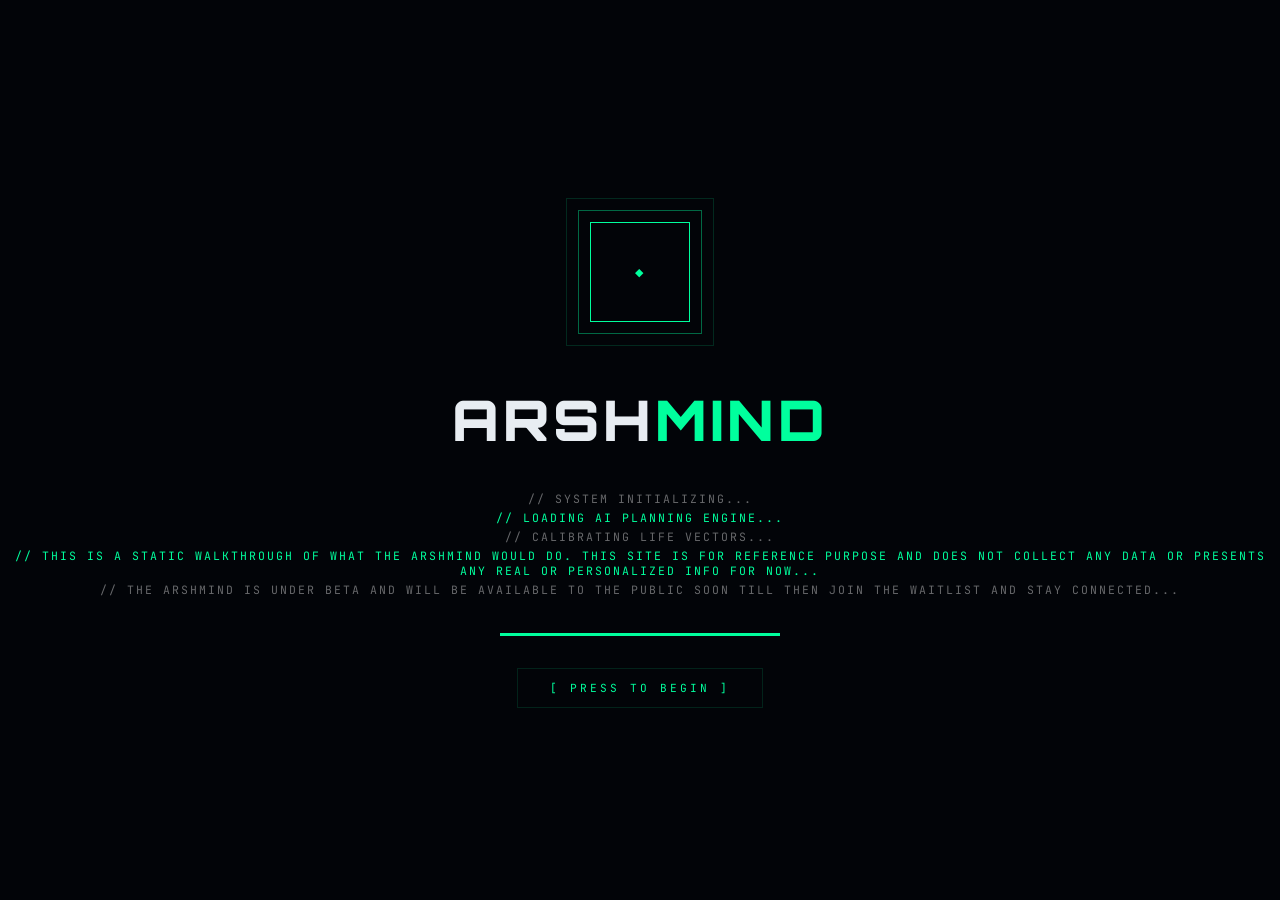
<file: index.html>
<!DOCTYPE html>
<html lang="en">

<head>
  <meta charset="UTF-8" />
  <meta name="viewport" content="width=device-width, initial-scale=1.0" />
  <title>ArshMind // CREATE YOUR CHARACTER</title>
  <meta name="description"
    content="AI-Powered Life Planning & Decision Engine. Build your character. Simulate your futures." />
  <link rel="stylesheet" href="css/base.css" />
  <link rel="stylesheet" href="css/character.css" />
</head>

<body>
  <canvas id="particle-canvas"></canvas>
  <div class="scanlines"></div>
  <div class="grid-overlay"></div>
  <div class="page-wipe" id="page-wipe"></div>

  <div id="app">

    <!-- ══════════════════════════════════════════
         BOOT SCREEN
    ══════════════════════════════════════════ -->
    <div id="boot-screen">
      <div class="boot-rings">
        <div class="boot-ring"></div>
        <div class="boot-ring"></div>
        <div class="boot-ring"></div>
        <div class="boot-inner">◆</div>
      </div>
      <div class="boot-logo">ARSH<span>MIND</span></div>
      <div class="boot-terminal">
        <div class="line">// SYSTEM INITIALIZING...</div>
        <div class="line active" id="boot-line">// LOADING AI PLANNING ENGINE...</div>
        <div class="line" id="boot-line2">// CALIBRATING LIFE VECTORS...</div>
        <div class="line active" id="boot-line">// THIS IS A STATIC WALKTHROUGH OF WHAT THE ARSHMIND WOULD DO. THIS SITE IS FOR REFERENCE PURPOSE AND DOES NOT COLLECT ANY DATA OR PRESENTS ANY REAL OR PERSONALIZED INFO FOR NOW...</div>
        <div class="line" id="boot-line2">// THE ARSHMIND IS UNDER BETA AND WILL BE AVAILABLE TO THE PUBLIC SOON TILL THEN JOIN THE WAITLIST AND STAY CONNECTED...</div>
      </div>
      <div class="boot-progress">
        <div class="boot-progress-fill"></div>
      </div>
      <button class="boot-cta" id="boot-cta" onclick="startCharSelect()">
        [ PRESS TO BEGIN ]
      </button>
    </div>

    <!-- ══════════════════════════════════════════
         CHARACTER SELECT
    ══════════════════════════════════════════ -->
    <div id="char-select">
      <div class="cs-header">
        <div class="cs-tag">// ARSHMIND_OS v1.0 · SELECT YOUR OPERATIVE CLASS</div>
        <h1 class="cs-title">CHOOSE YOUR<br /><span>CHARACTER</span></h1>
        <p class="cs-sub">Your archetype sets base stats · All parameters adjustable in next step</p>
      </div>

      <div class="archetype-grid" id="archetype-grid">
        <!-- Populated by character.js -->
      </div>

      <div style="display:flex;justify-content:center;gap:16px;margin-top:8px;">
        <button class="btn-primary" id="cs-proceed" onclick="proceedToWizard()"
          style="opacity:0.4;pointer-events:none;">
          DEPLOY SELECTED ARCHETYPE →
        </button>
      </div>
    </div>

    <!-- ══════════════════════════════════════════
         WIZARD
    ══════════════════════════════════════════ -->
    <div id="wizard-screen">
      <div class="wizard-layout">

        <!-- Left Rail -->
        <div class="wizard-rail">
          <div class="wizard-logo">ARSH<span>MIND</span></div>
          <div class="wizard-steps" id="wz-steps">
            <!-- Populated by character.js -->
          </div>
          <div style="margin-top:auto;padding-top:32px;">
            <div
              style="font-family:var(--mono);font-size:0.55rem;color:var(--muted);letter-spacing:1px;line-height:1.8;">
              // DATA_PRIVACY<br />
              All data stays in your browser.<br />
              Nothing is sent to any server.
            </div>
          </div>
        </div>

        <!-- Main Panel -->
        <div class="wizard-main">

          <!-- Step 1: Personal Base -->
          <div class="wizard-panel active" id="wp-1">
            <div class="wp-step-tag">// STEP_01 · PERSONAL_BASE</div>
            <h2 class="wp-title">WHO ARE<br />YOU?</h2>
            <p class="wp-desc">// SET YOUR OPERATIVE IDENTITY · THIS PERSONALIZES ALL PROJECTIONS</p>
            <div class="wp-fields">
              <div class="wp-row">
                <div class="wp-field">
                  <label class="wp-label">OPERATIVE NAME</label>
                  <input class="hud-input" id="f-name" type="text" placeholder="YOUR_NAME" />
                </div>
                <div class="wp-field">
                  <label class="wp-label">CURRENT AGE</label>
                  <input class="hud-input" id="f-age" type="number" placeholder="25" min="16" max="65" />
                </div>
              </div>
              <div class="wp-row">
                <div class="wp-field">
                  <label class="wp-label">CITY / LOCATION</label>
                  <input class="hud-input" id="f-city" type="text" placeholder="BANGALORE, MUMBAI..." />
                </div>
                <div class="wp-field">
                  <label class="wp-label">EDUCATION LEVEL</label>
                  <select class="hud-select" id="f-education">
                    <option value="">SELECT_EDUCATION</option>
                    <option value="high_school">High School / 12th</option>
                    <option value="diploma">Diploma</option>
                    <option value="bachelors">Bachelor's Degree</option>
                    <option value="masters">Master's Degree</option>
                    <option value="phd">PhD / Doctorate</option>
                    <option value="professional">Professional Degree (CA/MBA/MD)</option>
                  </select>
                </div>
              </div>
              <div class="wp-field">
                <label class="wp-label">MARITAL STATUS</label>
                <div style="display:flex;gap:10px;flex-wrap:wrap;">
                  <button class="btn-ghost" id="ms-single" onclick="selectMarital('single',this)"
                    style="padding:10px 20px;font-size:0.6rem;">SINGLE</button>
                  <button class="btn-ghost" id="ms-married" onclick="selectMarital('married',this)"
                    style="padding:10px 20px;font-size:0.6rem;">MARRIED</button>
                  <button class="btn-ghost" id="ms-relationship" onclick="selectMarital('relationship',this)"
                    style="padding:10px 20px;font-size:0.6rem;">IN RELATIONSHIP</button>
                </div>
              </div>
            </div>
          </div>

          <!-- Step 2: Career Profile -->
          <div class="wizard-panel" id="wp-2">
            <div class="wp-step-tag">// STEP_02 · CAREER_PROFILE</div>
            <h2 class="wp-title">YOUR<br />CAREER DNA</h2>
            <p class="wp-desc">// INCOME + EXPERIENCE = YOUR GROWTH VECTOR</p>
            <div class="wp-fields">
              <div class="wp-row">
                <div class="wp-field">
                  <label class="wp-label">JOB TITLE</label>
                  <input class="hud-input" id="f-jobtitle" type="text" placeholder="SOFTWARE ENGINEER..." />
                </div>
                <div class="wp-field">
                  <label class="wp-label">YEARS OF EXPERIENCE</label>
                  <input class="hud-input" id="f-experience" type="number" placeholder="3" min="0" max="40" />
                </div>
              </div>
              <div class="wp-field">
                <label class="wp-label">CURRENT ANNUAL SALARY (₹)</label>
                <div class="salary-display" id="salary-display">₹3.50 LPA</div>
                <input class="hud-range" id="f-salary" type="range" min="100000" max="5000000" step="25000"
                  value="350000" oninput="updateSalaryDisplay(this.value)" />
                <div style="display:flex;justify-content:space-between;margin-top:6px;">
                  <span class="salary-sub">₹1L</span>
                  <span class="salary-sub">₹50L</span>
                </div>
              </div>
              <div class="wp-row">
                <div class="wp-field">
                  <label class="wp-label">INDUSTRY / SECTOR</label>
                  <select class="hud-select" id="f-industry">
                    <option value="">SELECT_INDUSTRY</option>
                    <option value="tech">Technology / IT</option>
                    <option value="finance">Finance / Banking</option>
                    <option value="healthcare">Healthcare / Medical</option>
                    <option value="govt">Government / PSU</option>
                    <option value="manufacturing">Manufacturing</option>
                    <option value="media">Media / Creative</option>
                    <option value="education">Education</option>
                    <option value="startup">Startup / Entrepreneur</option>
                    <option value="other">Other</option>
                  </select>
                </div>
                <div class="wp-field">
                  <label class="wp-label">EMPLOYMENT TYPE</label>
                  <select class="hud-select" id="f-employment">
                    <option value="full_time">Full-time Employee</option>
                    <option value="self_employed">Self-Employed</option>
                    <option value="freelance">Freelancer</option>
                    <option value="business_owner">Business Owner</option>
                    <option value="student">Student / Intern</option>
                    <option value="unemployed">Currently Unemployed</option>
                  </select>
                </div>
              </div>
            </div>
          </div>

          <!-- Step 3: Financial Status -->
          <div class="wizard-panel" id="wp-3">
            <div class="wp-step-tag">// STEP_03 · FINANCIAL_STATUS</div>
            <h2 class="wp-title">YOUR<br />FINANCIAL BASE</h2>
            <p class="wp-desc">// CASH, SAVINGS, AND INVESTMENTS · THE ENGINE USES THIS FOR ALL PROJECTIONS</p>
            <div class="wp-fields">
              <div class="wp-row">
                <div class="wp-field">
                  <label class="wp-label">TOTAL BANK BALANCE (₹)</label>
                  <input class="hud-input" id="f-bank" type="number" placeholder="50000" />
                  <div class="wp-hint">// All bank accounts combined</div>
                </div>
                <div class="wp-field">
                  <label class="wp-label">MONTHLY SAVINGS (₹)</label>
                  <input class="hud-input" id="f-savings" type="number" placeholder="5000" />
                  <div class="wp-hint">// After all expenses + EMIs</div>
                </div>
              </div>
              <div class="wp-row">
                <div class="wp-field">
                  <label class="wp-label">MUTUAL FUNDS / STOCKS (₹)</label>
                  <input class="hud-input" id="f-mf" type="number" placeholder="0" />
                  <div class="wp-hint">// Current market value</div>
                </div>
                <div class="wp-field">
                  <label class="wp-label">FIXED DEPOSITS / PPF / GOLD (₹)</label>
                  <input class="hud-input" id="f-fd" type="number" placeholder="0" />
                </div>
              </div>
              <div class="wp-row">
                <div class="wp-field">
                  <label class="wp-label">MONTHLY INCOME (₹)</label>
                  <input class="hud-input" id="f-income" type="number" placeholder="29000" />
                  <div class="wp-hint">// Take-home per month</div>
                </div>
                <div class="wp-field">
                  <label class="wp-label">MONTHLY EXPENSES (₹)</label>
                  <input class="hud-input" id="f-expenses" type="number" placeholder="20000" />
                  <div class="wp-hint">// Rent + food + bills (excluding EMIs)</div>
                </div>
              </div>
            </div>
          </div>

          <!-- Step 4: Assets & Liabilities -->
          <div class="wizard-panel" id="wp-4">
            <div class="wp-step-tag">// STEP_04 · ASSETS_AND_LIABILITIES</div>
            <h2 class="wp-title">WHAT DO<br />YOU OWN?</h2>
            <p class="wp-desc">// CURRENT ASSETS, LOANS, AND LIABILITIES · AFFECTS YOUR FINANCIAL RUNWAY</p>
            <div class="wp-fields">
              <div class="wp-label" style="margin-bottom:10px;">OWNED ASSETS — CLICK TO MARK OWNED</div>
              <div class="assets-grid" id="assets-grid">
                <div class="asset-toggle" id="at-bike" onclick="toggleAsset('bike',this)" data-val="0">
                  <div class="at-check">✓</div>
                  <span class="at-icon">🏍️</span>
                  <div class="at-label">BIKE / 2W</div>
                </div>
                <div class="asset-toggle" id="at-car" onclick="toggleAsset('car',this)" data-val="0">
                  <div class="at-check">✓</div>
                  <span class="at-icon">🚗</span>
                  <div class="at-label">CAR / 4W</div>
                </div>
                <div class="asset-toggle" id="at-property" onclick="toggleAsset('property',this)" data-val="0">
                  <div class="at-check">✓</div>
                  <span class="at-icon">🏠</span>
                  <div class="at-label">PROPERTY</div>
                </div>
                <div class="asset-toggle" id="at-gold" onclick="toggleAsset('gold',this)" data-val="0">
                  <div class="at-check">✓</div>
                  <span class="at-icon">🥇</span>
                  <div class="at-label">GOLD</div>
                </div>
                <div class="asset-toggle" id="at-business" onclick="toggleAsset('business',this)" data-val="0">
                  <div class="at-check">✓</div>
                  <span class="at-icon">💼</span>
                  <div class="at-label">BUSINESS</div>
                </div>
                <div class="asset-toggle" id="at-land" onclick="toggleAsset('land',this)" data-val="0">
                  <div class="at-check">✓</div>
                  <span class="at-icon">🌾</span>
                  <div class="at-label">LAND</div>
                </div>
                <div class="asset-toggle" id="at-stocks" onclick="toggleAsset('stocks',this)" data-val="0">
                  <div class="at-check">✓</div>
                  <span class="at-icon">📈</span>
                  <div class="at-label">STOCKS / MF</div>
                </div>
                <div class="asset-toggle" id="at-crypto" onclick="toggleAsset('crypto',this)" data-val="0">
                  <div class="at-check">✓</div>
                  <span class="at-icon">₿</span>
                  <div class="at-label">CRYPTO</div>
                </div>
              </div>

              <div style="margin-top:8px;">
                <div class="wp-label" style="margin-bottom:10px;">ACTIVE LOANS / LIABILITIES</div>
                <div class="loan-types" id="loan-types">
                  <label class="loan-item">
                    <input type="checkbox" id="loan-home" value="home" />
                    <span class="loan-label">🏠 HOME LOAN</span>
                  </label>
                  <label class="loan-item">
                    <input type="checkbox" id="loan-vehicle" value="vehicle" />
                    <span class="loan-label">🚗 VEHICLE LOAN</span>
                  </label>
                  <label class="loan-item">
                    <input type="checkbox" id="loan-personal" value="personal" />
                    <span class="loan-label">💳 PERSONAL LOAN</span>
                  </label>
                  <label class="loan-item">
                    <input type="checkbox" id="loan-education" value="education" />
                    <span class="loan-label">🎓 EDUCATION LOAN</span>
                  </label>
                  <label class="loan-item">
                    <input type="checkbox" id="loan-business" value="business_loan" />
                    <span class="loan-label">💼 BUSINESS LOAN</span>
                  </label>
                  <label class="loan-item">
                    <input type="checkbox" id="loan-credit" value="credit_card" />
                    <span class="loan-label">💳 CREDIT CARD DUES</span>
                  </label>
                </div>
              </div>

              <div class="wp-row" style="margin-top:4px;">
                <div class="wp-field">
                  <label class="wp-label">TOTAL EMI PER MONTH (₹)</label>
                  <input class="hud-input" id="f-emi" type="number" placeholder="0" />
                </div>
                <div class="wp-field">
                  <label class="wp-label">TOTAL OUTSTANDING DEBT (₹)</label>
                  <input class="hud-input" id="f-debt" type="number" placeholder="0" />
                </div>
              </div>

              <div class="wp-field" id="business-field" style="display:none;">
                <label class="wp-label">BUSINESS / SIDE INCOME PER MONTH (₹)</label>
                <input class="hud-input" id="f-biz-income" type="number" placeholder="0" />
                <div class="wp-hint">// From your existing business or side venture</div>
              </div>
            </div>
          </div>

          <!-- Step 5: Dreams & Goals -->
          <div class="wizard-panel" id="wp-5">
            <div class="wp-step-tag">// STEP_05 · DREAMS_AND_GOALS</div>
            <h2 class="wp-title">WHAT DO<br />YOU WANT?</h2>
            <p class="wp-desc">// SELECT ALL GOALS THAT MATTER TO YOU · AI WILL PLAN WINDOWS FOR EACH</p>
            <div class="wp-fields">
              <div class="goals-grid" id="goals-grid">
                <!-- Populated by character.js -->
              </div>
              <div class="wp-field" style="margin-top:8px;">
                <label class="wp-label">PRIMARY GOAL PRIORITY</label>
                <select class="hud-select" id="f-primary-goal">
                  <option value="">WHICH GOAL MATTERS MOST?</option>
                </select>
                <div class="wp-hint">// This drives the recommended scenario</div>
              </div>
            </div>
          </div>

          <!-- Step 6: Risk DNA -->
          <div class="wizard-panel" id="wp-6">
            <div class="wp-step-tag">// STEP_06 · RISK_DNA</div>
            <h2 class="wp-title">YOUR RISK<br />PROFILE</h2>
            <p class="wp-desc">// HOW MUCH UNCERTAINTY CAN YOU HANDLE? · THIS FILTERS YOUR SCENARIOS</p>
            <div class="wp-fields">
              <div class="risk-track">
                <div class="risk-labels">
                  <div class="risk-label-item" id="rl-conservative">CONSERVATIVE</div>
                  <div class="risk-label-item" id="rl-moderate">MODERATE</div>
                  <div class="risk-label-item" id="rl-aggressive">AGGRESSIVE</div>
                </div>
                <input class="hud-range" id="f-risk" type="range" min="0" max="2" step="1" value="1"
                  oninput="updateRiskDisplay(this.value)" />
              </div>
              <div class="risk-description" id="risk-desc">
                <div class="risk-desc-title" id="risk-desc-title">MODERATE — BALANCED OPERATOR</div>
                <div class="risk-desc-text" id="risk-desc-text">
                  You're comfortable taking calculated risks. You want growth but won't bet everything on a long shot.
                  Best scenarios: Upskill + Switch, Passive Income, Freelance.
                </div>
              </div>
              <div class="wp-row" style="margin-top:16px;">
                <div class="wp-field">
                  <label class="wp-label">MONTHLY LOSS YOU CAN TOLERATE (₹)</label>
                  <input class="hud-input" id="f-loss-tolerance" type="number" placeholder="5000" />
                  <div class="wp-hint">// How much income drop is OK during transition?</div>
                </div>
                <div class="wp-field">
                  <label class="wp-label">FINANCIAL RUNWAY (MONTHS)</label>
                  <input class="hud-input" id="f-runway" type="number" placeholder="3" min="0" max="60" />
                  <div class="wp-hint">// Months you can survive without income</div>
                </div>
              </div>
            </div>
          </div>

          <!-- Step 7: Constraints -->
          <div class="wizard-panel" id="wp-7">
            <div class="wp-step-tag">// STEP_07 · CONSTRAINTS</div>
            <h2 class="wp-title">YOUR<br />CONSTRAINTS</h2>
            <p class="wp-desc">// DEFINE YOUR LIMITS · THE ENGINE RESPECTS THESE IN ALL SCENARIOS</p>
            <div class="wp-fields">
              <div class="wp-row">
                <div class="wp-field">
                  <label class="wp-label">NUMBER OF DEPENDENTS</label>
                  <input class="hud-input" id="f-dependents" type="number" placeholder="0" min="0" max="10" />
                  <div class="wp-hint">// Family members who depend on your income</div>
                </div>
                <div class="wp-field">
                  <label class="wp-label">LOCATION FLEXIBILITY</label>
                  <select class="hud-select" id="f-location-flex">
                    <option value="locked">LOCKED — Cannot Relocate</option>
                    <option value="city">OPEN — Same City Only</option>
                    <option value="domestic">FLEXIBLE — Anywhere in India</option>
                    <option value="international">GLOBAL — Open to Abroad</option>
                  </select>
                </div>
              </div>
              <div class="wp-field">
                <label class="wp-label">CURRENT COMMITMENTS</label>
                <div style="display:flex;gap:10px;flex-wrap:wrap;" id="commitments-grid">
                  <button class="btn-ghost commit-btn" onclick="toggleCommit('aging_parents',this)"
                    style="padding:8px 16px;font-size:0.58rem;">AGING PARENTS</button>
                  <button class="btn-ghost commit-btn" onclick="toggleCommit('kids',this)"
                    style="padding:8px 16px;font-size:0.58rem;">YOUNG CHILDREN</button>
                  <button class="btn-ghost commit-btn" onclick="toggleCommit('ongoing_emi',this)"
                    style="padding:8px 16px;font-size:0.58rem;">HEAVY EMIs</button>
                  <button class="btn-ghost commit-btn" onclick="toggleCommit('health_issues',this)"
                    style="padding:8px 16px;font-size:0.58rem;">HEALTH CONSIDERATIONS</button>
                  <button class="btn-ghost commit-btn" onclick="toggleCommit('notice_period',this)"
                    style="padding:8px 16px;font-size:0.58rem;">NOTICE PERIOD LOCKED</button>
                </div>
              </div>
              <div class="wp-field">
                <label class="wp-label">DREAM TIMELINE URGENCY</label>
                <select class="hud-select" id="f-urgency">
                  <option value="patient">PATIENT — Long-term is fine (5–10 yrs)</option>
                  <option value="moderate">MODERATE — Want results in 3–5 years</option>
                  <option value="urgent">URGENT — Need change in 1–2 years</option>
                </select>
              </div>
              <div class="wp-field">
                <label class="wp-label">ADDITIONAL CONTEXT (OPTIONAL)</label>
                <textarea class="hud-input" id="f-context" rows="3"
                  placeholder="// Any other factors the AI should know... (e.g., planning to get married next year, parents need financial support, have a startup idea, etc.)"
                  style="resize:none;"></textarea>
              </div>
            </div>
          </div>

          <!-- Wizard Navigation -->
          <div class="wizard-nav">
            <button class="btn-ghost" id="wz-back" onclick="wizardBack()" style="display:none;">← BACK</button>
            <div class="wz-progress-text" id="wz-progress">STEP 1 OF 7</div>
            <button class="btn-primary" id="wz-next" onclick="wizardNext()">NEXT →</button>
          </div>
        </div>
      </div>
    </div>

    <!-- ══════════════════════════════════════════
         AI ANALYSIS SCREEN
    ══════════════════════════════════════════ -->
    <div id="analysis-screen">
      <div class="a-brackets">
        <div class="a-bracket-tl"></div>
        <div class="a-bracket-tr"></div>
        <div class="a-bracket-bl"></div>
        <div class="a-bracket-br"></div>
      </div>
      <div class="analysis-center">
        <div class="analysis-rings">
          <div class="a-ring a-ring-1"></div>
          <div class="a-ring a-ring-2"></div>
          <div class="a-ring a-ring-3"></div>
          <div class="a-center">
            <div class="a-center-icon">🧠</div>
          </div>
        </div>
        <div class="analysis-title">ANALYZING YOUR<br /><span>POSSIBLE FUTURES</span></div>
        <div class="analysis-bars">
          <div class="a-bar-row">
            <div class="a-bar-label">CAREER VECTORS</div>
            <div class="a-bar-track">
              <div class="a-bar-fill" id="ab-1"></div>
            </div>
          </div>
          <div class="a-bar-row">
            <div class="a-bar-label">FINANCIAL RUNWAY</div>
            <div class="a-bar-track">
              <div class="a-bar-fill" id="ab-2"></div>
            </div>
          </div>
          <div class="a-bar-row">
            <div class="a-bar-label">GOAL ALIGNMENT</div>
            <div class="a-bar-track">
              <div class="a-bar-fill" id="ab-3"></div>
            </div>
          </div>
          <div class="a-bar-row">
            <div class="a-bar-label">RISK CALIBRATION</div>
            <div class="a-bar-track">
              <div class="a-bar-fill" id="ab-4"></div>
            </div>
          </div>
          <div class="a-bar-row">
            <div class="a-bar-label">SCENARIO MAPPING</div>
            <div class="a-bar-track">
              <div class="a-bar-fill" id="ab-5"></div>
            </div>
          </div>
        </div>
        <div style="font-family:var(--mono);font-size:0.62rem;color:var(--muted);letter-spacing:2px;"
          id="analysis-status">
          // PROCESSING YOUR DATA...
        </div>
      </div>
    </div>

  </div><!-- /#app -->

  <script src="data/archetypes.js"></script>
  <script src="data/scenarios.js"></script>
  <script src="js/particles.js"></script>
  <script src="js/engine.js"></script>
  <script src="js/character.js"></script>
</body>

</html>
</file>
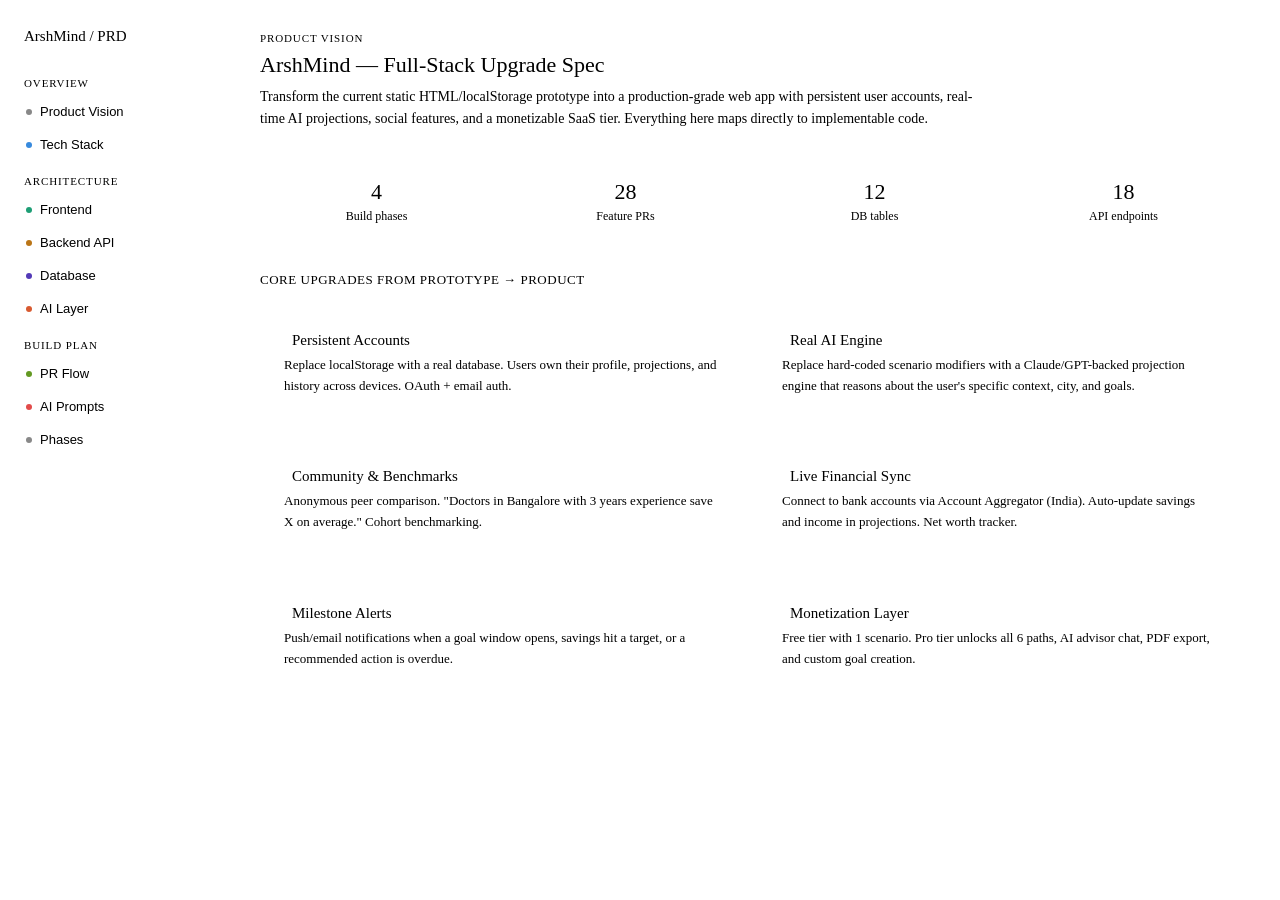
<file: arshmind_fullstack_prd.html>
<!DOCTYPE html>
<html>
<head>
<style>
*{box-sizing:border-box;margin:0;padding:0}
body{font-family:var(--font-sans);background:transparent;color:var(--color-text-primary)}
h2.sr-only{position:absolute;width:1px;height:1px;overflow:hidden;clip:rect(0,0,0,0)}

/* layout */
.root{display:grid;grid-template-columns:220px 1fr;min-height:100vh;gap:0}
.sidebar{border-right:0.5px solid var(--color-border-tertiary);padding:1.5rem 1rem;display:flex;flex-direction:column;gap:4px;position:sticky;top:0;height:100vh;overflow-y:auto;background:var(--color-background-primary)}
.main{padding:2rem 2.5rem;overflow-y:auto}

/* sidebar nav */
.nav-section{font-size:11px;font-weight:500;letter-spacing:.08em;text-transform:uppercase;color:var(--color-text-tertiary);padding:12px 8px 4px}
.nav-item{display:flex;align-items:center;gap:8px;padding:7px 10px;border-radius:var(--border-radius-md);font-size:13px;cursor:pointer;color:var(--color-text-secondary);transition:background .15s,color .15s;border:none;background:none;width:100%;text-align:left}
.nav-item:hover{background:var(--color-background-secondary);color:var(--color-text-primary)}
.nav-item.active{background:var(--color-background-secondary);color:var(--color-text-primary);font-weight:500}
.nav-dot{width:6px;height:6px;border-radius:50%;flex-shrink:0}

/* main sections */
.section{display:none}
.section.active{display:block}

/* page header */
.page-header{margin-bottom:2rem}
.page-tag{font-size:11px;font-weight:500;letter-spacing:.08em;text-transform:uppercase;color:var(--color-text-tertiary);margin-bottom:8px}
.page-title{font-size:22px;font-weight:500;margin-bottom:8px}
.page-desc{font-size:14px;color:var(--color-text-secondary);line-height:1.6;max-width:720px}

/* cards */
.card{background:var(--color-background-primary);border:0.5px solid var(--color-border-tertiary);border-radius:var(--border-radius-lg);padding:1.25rem 1.5rem;margin-bottom:1rem}
.card-title{font-size:15px;font-weight:500;margin-bottom:6px;display:flex;align-items:center;gap:8px}
.card-desc{font-size:13px;color:var(--color-text-secondary);line-height:1.6}

/* section heading */
.sh{font-size:13px;font-weight:500;letter-spacing:.04em;text-transform:uppercase;color:var(--color-text-tertiary);margin:2rem 0 1rem;border-bottom:0.5px solid var(--color-border-tertiary);padding-bottom:.5rem}

/* grid layouts */
.grid-2{display:grid;grid-template-columns:1fr 1fr;gap:1rem}
.grid-3{display:grid;grid-template-columns:repeat(3,1fr);gap:1rem}
.grid-4{display:grid;grid-template-columns:repeat(4,1fr);gap:1rem}

/* tech stack badge */
.badge{display:inline-flex;align-items:center;gap:4px;font-size:11px;font-weight:500;padding:3px 8px;border-radius:var(--border-radius-md);border:0.5px solid var(--color-border-tertiary);color:var(--color-text-secondary);background:var(--color-background-secondary);margin:2px}
.badge.blue{background:var(--color-background-info);color:var(--color-text-info);border-color:transparent}
.badge.green{background:var(--color-background-success);color:var(--color-text-success);border-color:transparent}
.badge.amber{background:var(--color-background-warning);color:var(--color-text-warning);border-color:transparent}
.badge.red{background:var(--color-background-danger);color:var(--color-text-danger);border-color:transparent}

/* PR card */
.pr-card{background:var(--color-background-primary);border:0.5px solid var(--color-border-tertiary);border-radius:var(--border-radius-lg);padding:1.25rem 1.5rem;margin-bottom:.75rem;cursor:pointer;transition:border-color .15s}
.pr-card:hover{border-color:var(--color-border-secondary)}
.pr-header{display:flex;align-items:flex-start;justify-content:space-between;gap:12px;margin-bottom:8px}
.pr-title{font-size:14px;font-weight:500}
.pr-meta{display:flex;align-items:center;gap:6px;flex-wrap:wrap;margin-top:6px}
.pr-body{font-size:13px;color:var(--color-text-secondary);line-height:1.6;margin-bottom:10px}
.pr-files{font-size:12px;color:var(--color-text-tertiary);font-family:var(--font-mono)}

/* pill tabs */
.tabs{display:flex;gap:4px;margin-bottom:1.5rem;border-bottom:0.5px solid var(--color-border-tertiary);padding-bottom:0}
.tab{font-size:13px;padding:8px 14px;cursor:pointer;border:none;background:none;color:var(--color-text-secondary);border-bottom:2px solid transparent;margin-bottom:-0.5px;transition:color .15s,border-color .15s}
.tab.active{color:var(--color-text-primary);border-bottom-color:var(--color-text-primary);font-weight:500}
.tab:hover{color:var(--color-text-primary)}

/* table */
.tbl{width:100%;border-collapse:collapse;font-size:13px}
.tbl th{text-align:left;font-weight:500;font-size:12px;color:var(--color-text-tertiary);padding:8px 12px;border-bottom:0.5px solid var(--color-border-tertiary);text-transform:uppercase;letter-spacing:.04em}
.tbl td{padding:10px 12px;border-bottom:0.5px solid var(--color-border-tertiary);color:var(--color-text-secondary);vertical-align:top}
.tbl td:first-child{color:var(--color-text-primary);font-weight:500}
.tbl tr:last-child td{border-bottom:none}

/* priority indicator */
.p1{color:var(--color-text-danger);font-weight:500}
.p2{color:var(--color-text-warning);font-weight:500}
.p3{color:var(--color-text-success);font-weight:500}

/* stack layer */
.layer{border:0.5px solid var(--color-border-tertiary);border-radius:var(--border-radius-lg);overflow:hidden;margin-bottom:1rem}
.layer-header{padding:.75rem 1.25rem;font-size:13px;font-weight:500;background:var(--color-background-secondary);border-bottom:0.5px solid var(--color-border-tertiary);display:flex;align-items:center;gap:8px}
.layer-body{padding:.75rem 1.25rem}
.layer-row{display:flex;align-items:flex-start;gap:12px;padding:8px 0;border-bottom:0.5px solid var(--color-border-tertiary);font-size:13px}
.layer-row:last-child{border-bottom:none}
.layer-key{color:var(--color-text-tertiary);width:130px;flex-shrink:0;font-size:12px;padding-top:2px;font-family:var(--font-mono)}
.layer-val{color:var(--color-text-primary);line-height:1.5;flex:1}

/* db schema */
.schema-table{border:0.5px solid var(--color-border-tertiary);border-radius:var(--border-radius-lg);overflow:hidden;margin-bottom:1rem;font-size:12px;font-family:var(--font-mono)}
.schema-header{padding:.5rem 1rem;background:var(--color-background-secondary);font-weight:500;font-size:13px;font-family:var(--font-sans);border-bottom:0.5px solid var(--color-border-tertiary);display:flex;align-items:center;gap:6px}
.schema-row{display:grid;grid-template-columns:140px 100px 1fr;gap:8px;padding:6px 1rem;border-bottom:0.5px solid var(--color-border-tertiary);align-items:center}
.schema-row:last-child{border-bottom:none}
.col-name{color:var(--color-text-primary)}
.col-type{color:var(--color-text-info)}
.col-note{color:var(--color-text-tertiary);font-size:11px;font-family:var(--font-sans)}
.pk{color:var(--color-text-warning);margin-right:4px}
.fk{color:var(--color-text-success);margin-right:4px}

/* prompt box */
.prompt-box{border:0.5px solid var(--color-border-secondary);border-radius:var(--border-radius-lg);overflow:hidden;margin-bottom:1rem}
.prompt-label{padding:.5rem 1rem;font-size:11px;font-weight:500;letter-spacing:.06em;text-transform:uppercase;color:var(--color-text-tertiary);background:var(--color-background-secondary);border-bottom:0.5px solid var(--color-border-tertiary)}
.prompt-body{padding:1rem;font-size:13px;font-family:var(--font-mono);color:var(--color-text-secondary);line-height:1.7;white-space:pre-wrap;word-break:break-word}
.prompt-copy{display:flex;justify-content:flex-end;padding:.5rem 1rem;border-top:0.5px solid var(--color-border-tertiary)}
.prompt-copy button{font-size:12px;padding:4px 12px;border:0.5px solid var(--color-border-tertiary);border-radius:var(--border-radius-md);background:var(--color-background-secondary);cursor:pointer;color:var(--color-text-secondary)}
.prompt-copy button:hover{background:var(--color-background-primary);color:var(--color-text-primary)}

/* flow diagram strip */
.flow{display:flex;align-items:center;gap:0;margin:1rem 0;flex-wrap:wrap}
.flow-node{padding:8px 14px;background:var(--color-background-secondary);border:0.5px solid var(--color-border-tertiary);border-radius:var(--border-radius-md);font-size:12px;font-weight:500;white-space:nowrap}
.flow-arrow{color:var(--color-text-tertiary);font-size:16px;padding:0 6px}
.flow-node.active{border-color:var(--color-border-info);color:var(--color-text-info);background:var(--color-background-info)}

/* metric card */
.metric{background:var(--color-background-secondary);border-radius:var(--border-radius-md);padding:1rem;text-align:center}
.metric-val{font-size:22px;font-weight:500;margin-bottom:4px}
.metric-label{font-size:12px;color:var(--color-text-tertiary)}

/* expand toggle */
.expand-btn{background:none;border:none;cursor:pointer;font-size:12px;color:var(--color-text-tertiary);padding:0;margin-top:6px;display:flex;align-items:center;gap:4px}
.expand-btn:hover{color:var(--color-text-primary)}
.expandable{display:none;margin-top:10px;padding-top:10px;border-top:0.5px solid var(--color-border-tertiary)}
.expandable.open{display:block}

.tag-row{display:flex;flex-wrap:wrap;gap:4px;margin-top:8px}
</style>
</head>
<body>
<h2 class="sr-only">ArshMind Full-Stack Product Specification — feature prompts, PR flows, tech stack, and database schema for building a production web app.</h2>

<div class="root">

<!-- SIDEBAR -->
<div class="sidebar">
  <div style="font-size:15px;font-weight:500;padding:4px 8px 16px">ArshMind <span style="color:var(--color-text-tertiary);font-weight:400">/ PRD</span></div>

  <div class="nav-section">Overview</div>
  <button class="nav-item active" onclick="show('overview',this)"><span class="nav-dot" style="background:#888"></span>Product Vision</button>
  <button class="nav-item" onclick="show('stack',this)"><span class="nav-dot" style="background:#378ADD"></span>Tech Stack</button>

  <div class="nav-section">Architecture</div>
  <button class="nav-item" onclick="show('frontend',this)"><span class="nav-dot" style="background:#1D9E75"></span>Frontend</button>
  <button class="nav-item" onclick="show('backend',this)"><span class="nav-dot" style="background:#BA7517"></span>Backend API</button>
  <button class="nav-item" onclick="show('database',this)"><span class="nav-dot" style="background:#533AB7"></span>Database</button>
  <button class="nav-item" onclick="show('ai',this)"><span class="nav-dot" style="background:#D85A30"></span>AI Layer</button>

  <div class="nav-section">Build Plan</div>
  <button class="nav-item" onclick="show('prs',this)"><span class="nav-dot" style="background:#639922"></span>PR Flow</button>
  <button class="nav-item" onclick="show('prompts',this)"><span class="nav-dot" style="background:#E24B4A"></span>AI Prompts</button>
  <button class="nav-item" onclick="show('phases',this)"><span class="nav-dot" style="background:#888"></span>Phases</button>
</div>

<!-- MAIN -->
<div class="main">

<!-- ═══════════════════ OVERVIEW ═══════════════════ -->
<div class="section active" id="s-overview">
  <div class="page-header">
    <div class="page-tag">Product Vision</div>
    <div class="page-title">ArshMind — Full-Stack Upgrade Spec</div>
    <div class="page-desc">Transform the current static HTML/localStorage prototype into a production-grade web app with persistent user accounts, real-time AI projections, social features, and a monetizable SaaS tier. Everything here maps directly to implementable code.</div>
  </div>

  <div class="grid-4" style="margin-bottom:2rem">
    <div class="metric"><div class="metric-val">4</div><div class="metric-label">Build phases</div></div>
    <div class="metric"><div class="metric-val">28</div><div class="metric-label">Feature PRs</div></div>
    <div class="metric"><div class="metric-val">12</div><div class="metric-label">DB tables</div></div>
    <div class="metric"><div class="metric-val">18</div><div class="metric-label">API endpoints</div></div>
  </div>

  <div class="sh">Core upgrades from prototype → product</div>
  <div class="grid-2">
    <div class="card">
      <div class="card-title"><i class="ti ti-database" aria-hidden="true"></i>Persistent Accounts</div>
      <div class="card-desc">Replace localStorage with a real database. Users own their profile, projections, and history across devices. OAuth + email auth.</div>
    </div>
    <div class="card">
      <div class="card-title"><i class="ti ti-robot" aria-hidden="true"></i>Real AI Engine</div>
      <div class="card-desc">Replace hard-coded scenario modifiers with a Claude/GPT-backed projection engine that reasons about the user's specific context, city, and goals.</div>
    </div>
    <div class="card">
      <div class="card-title"><i class="ti ti-users" aria-hidden="true"></i>Community & Benchmarks</div>
      <div class="card-desc">Anonymous peer comparison. "Doctors in Bangalore with 3 years experience save X on average." Cohort benchmarking.</div>
    </div>
    <div class="card">
      <div class="card-title"><i class="ti ti-chart-line" aria-hidden="true"></i>Live Financial Sync</div>
      <div class="card-desc">Connect to bank accounts via Account Aggregator (India). Auto-update savings and income in projections. Net worth tracker.</div>
    </div>
    <div class="card">
      <div class="card-title"><i class="ti ti-bell" aria-hidden="true"></i>Milestone Alerts</div>
      <div class="card-desc">Push/email notifications when a goal window opens, savings hit a target, or a recommended action is overdue.</div>
    </div>
    <div class="card">
      <div class="card-title"><i class="ti ti-credit-card" aria-hidden="true"></i>Monetization Layer</div>
      <div class="card-desc">Free tier with 1 scenario. Pro tier unlocks all 6 paths, AI advisor chat, PDF export, and custom goal creation.</div>
    </div>
  </div>
</div>

<!-- ═══════════════════ TECH STACK ═══════════════════ -->
<div class="section" id="s-stack">
  <div class="page-header">
    <div class="page-tag">Technology</div>
    <div class="page-title">Full-Stack Tech Stack</div>
    <div class="page-desc">Chosen for India-market speed, free tiers during MVP, and a clear path to scale. Every choice maps to a specific ArshMind feature need.</div>
  </div>

  <div class="layer">
    <div class="layer-header"><i class="ti ti-device-desktop" aria-hidden="true"></i>Frontend</div>
    <div class="layer-body">
      <div class="layer-row"><div class="layer-key">Framework</div><div class="layer-val"><span class="badge blue">Next.js 14 (App Router)</span> SSR for SEO on landing, CSR for dashboard. File-based routing maps cleanly to existing pages.</div></div>
      <div class="layer-row"><div class="layer-key">Language</div><div class="layer-val"><span class="badge blue">TypeScript</span> Full type safety across profile objects, scenario data, and API responses.</div></div>
      <div class="layer-row"><div class="layer-key">Styling</div><div class="layer-val"><span class="badge">Tailwind CSS</span> Port existing CSS variables as Tailwind theme tokens. Keep the COD aesthetic exactly.</div></div>
      <div class="layer-row"><div class="layer-key">State</div><div class="layer-val"><span class="badge">Zustand</span> Global store for profile, activeScenario, projections. Replaces all window.* globals and localStorage direct reads.</div></div>
      <div class="layer-row"><div class="layer-key">Charts</div><div class="layer-val"><span class="badge">Recharts</span> Replace custom canvas charts. React-friendly, responsive, accessible. Radar + Line + Bar all supported.</div></div>
      <div class="layer-row"><div class="layer-key">Auth UI</div><div class="layer-val"><span class="badge">NextAuth.js v5</span> Handles Google OAuth + email magic link. Session cookie passed to all API calls.</div></div>
      <div class="layer-row"><div class="layer-key">Forms</div><div class="layer-val"><span class="badge">React Hook Form + Zod</span> Wizard validation. Zod schema shared with backend for end-to-end type safety.</div></div>
      <div class="layer-row"><div class="layer-key">Animations</div><div class="layer-val"><span class="badge">Framer Motion</span> Page wipe transitions, step reveals, analysis screen. Replaces CSS keyframe animations.</div></div>
    </div>
  </div>

  <div class="layer">
    <div class="layer-header"><i class="ti ti-server" aria-hidden="true"></i>Backend / API</div>
    <div class="layer-body">
      <div class="layer-row"><div class="layer-key">Runtime</div><div class="layer-val"><span class="badge amber">Next.js Route Handlers</span> API routes co-located with app. No separate Express server needed for v1. Add a standalone Node service for v2 if needed.</div></div>
      <div class="layer-row"><div class="layer-key">ORM</div><div class="layer-val"><span class="badge amber">Prisma</span> Type-safe DB client. Migrations tracked in version control. Schema-first design matches the ArshMind data model.</div></div>
      <div class="layer-row"><div class="layer-key">Validation</div><div class="layer-val"><span class="badge amber">Zod</span> Same schema used in frontend forms validates API inputs. Single source of truth.</div></div>
      <div class="layer-row"><div class="layer-key">Jobs</div><div class="layer-val"><span class="badge amber">Inngest</span> Background functions for: re-running projections nightly, sending milestone alerts, processing bank sync webhooks.</div></div>
      <div class="layer-row"><div class="layer-key">Payments</div><div class="layer-val"><span class="badge amber">Razorpay</span> India-first. Subscription API for Pro tier. Webhooks for subscription lifecycle events.</div></div>
      <div class="layer-row"><div class="layer-key">File Storage</div><div class="layer-val"><span class="badge amber">Cloudflare R2</span> PDF export storage, avatar uploads. S3-compatible. Free egress.</div></div>
      <div class="layer-row"><div class="layer-key">Email</div><div class="layer-val"><span class="badge amber">Resend</span> Magic links, milestone notifications, weekly snapshot digest.</div></div>
    </div>
  </div>

  <div class="layer">
    <div class="layer-header"><i class="ti ti-database" aria-hidden="true"></i>Database</div>
    <div class="layer-body">
      <div class="layer-row"><div class="layer-key">Primary DB</div><div class="layer-val"><span class="badge" style="background:var(--color-background-success);color:var(--color-text-success)">PostgreSQL (Neon)</span> Serverless Postgres. Branching for dev/staging. Free tier sufficient for 10k users.</div></div>
      <div class="layer-row"><div class="layer-key">Cache</div><div class="layer-val"><span class="badge" style="background:var(--color-background-success);color:var(--color-text-success)">Upstash Redis</span> Cache AI projection results (expensive to compute). Rate-limit API calls. Session store.</div></div>
      <div class="layer-row"><div class="layer-key">Search</div><div class="layer-val"><span class="badge" style="background:var(--color-background-success);color:var(--color-text-success)">Postgres Full-text</span> Search across user goals, context notes, and action plan tasks. pg_trgm for fuzzy match.</div></div>
    </div>
  </div>

  <div class="layer">
    <div class="layer-header"><i class="ti ti-robot" aria-hidden="true"></i>AI Layer</div>
    <div class="layer-body">
      <div class="layer-row"><div class="layer-key">LLM</div><div class="layer-val"><span class="badge red">Claude claude-sonnet-4-20250514</span> Primary AI for projections, advisor chat, action plan generation, recommendation text.</div></div>
      <div class="layer-row"><div class="layer-key">Fallback</div><div class="layer-val"><span class="badge red">GPT-4o-mini</span> Cheaper fallback for high-volume classification tasks (goal categorization, risk scoring).</div></div>
      <div class="layer-row"><div class="layer-key">SDK</div><div class="layer-val"><span class="badge red">Vercel AI SDK</span> Streaming responses to frontend. Tool use for structured JSON output from projections.</div></div>
    </div>
  </div>

  <div class="layer">
    <div class="layer-header"><i class="ti ti-cloud" aria-hidden="true"></i>Infrastructure / DevOps</div>
    <div class="layer-body">
      <div class="layer-row"><div class="layer-key">Hosting</div><div class="layer-val"><span class="badge">Vercel</span> Next.js native. Edge functions for API. Auto-previews per PR.</div></div>
      <div class="layer-row"><div class="layer-key">CI/CD</div><div class="layer-val"><span class="badge">GitHub Actions</span> Lint → typecheck → test → deploy on merge to main.</div></div>
      <div class="layer-row"><div class="layer-key">Monitoring</div><div class="layer-val"><span class="badge">Sentry + Vercel Analytics</span> Error tracking and Core Web Vitals. Free tiers.</div></div>
      <div class="layer-row"><div class="layer-key">Secrets</div><div class="layer-val"><span class="badge">Vercel Environment Variables</span> Dev/preview/prod env separation. No .env in repo.</div></div>
    </div>
  </div>
</div>

<!-- ═══════════════════ FRONTEND ═══════════════════ -->
<div class="section" id="s-frontend">
  <div class="page-header">
    <div class="page-tag">Architecture → Frontend</div>
    <div class="page-title">Frontend Module Map</div>
    <div class="page-desc">Direct translation of the existing HTML/JS files into a Next.js App Router structure. Every existing screen maps to a route.</div>
  </div>

  <div class="sh">Route structure</div>
  <div class="card" style="font-family:var(--font-mono);font-size:12px;line-height:2">
    <div style="color:var(--color-text-primary)">app/</div>
    <div style="padding-left:16px;color:var(--color-text-secondary)">page.tsx <span style="color:var(--color-text-tertiary)">← Boot screen + Character select (index.html)</span></div>
    <div style="padding-left:16px;color:var(--color-text-secondary)">onboarding/</div>
    <div style="padding-left:32px;color:var(--color-text-secondary)">page.tsx <span style="color:var(--color-text-tertiary)">← 7-step wizard</span></div>
    <div style="padding-left:16px;color:var(--color-text-secondary)">analysis/page.tsx <span style="color:var(--color-text-tertiary)">← AI analysis screen</span></div>
    <div style="padding-left:16px;color:var(--color-text-secondary)">dashboard/</div>
    <div style="padding-left:32px;color:var(--color-text-secondary)">layout.tsx <span style="color:var(--color-text-tertiary)">← Sidebar + topbar shell</span></div>
    <div style="padding-left:32px;color:var(--color-text-secondary)">page.tsx <span style="color:var(--color-text-tertiary)">← Timeline (default view)</span></div>
    <div style="padding-left:32px;color:var(--color-text-secondary)">scenarios/page.tsx</div>
    <div style="padding-left:32px;color:var(--color-text-secondary)">financials/page.tsx</div>
    <div style="padding-left:32px;color:var(--color-text-secondary)">action/page.tsx</div>
    <div style="padding-left:32px;color:var(--color-text-secondary)">compare/page.tsx</div>
    <div style="padding-left:32px;color:var(--color-text-secondary)">advisor/page.tsx <span style="color:var(--color-text-tertiary)">← NEW: AI chat view</span></div>
    <div style="padding-left:16px;color:var(--color-text-secondary)">auth/</div>
    <div style="padding-left:32px;color:var(--color-text-secondary)">login/page.tsx</div>
    <div style="padding-left:32px;color:var(--color-text-secondary)">callback/page.tsx</div>
    <div style="padding-left:16px;color:var(--color-text-secondary)">settings/page.tsx</div>
    <div style="padding-left:16px;color:var(--color-text-secondary)">api/ <span style="color:var(--color-text-tertiary)">← All Route Handlers</span></div>
  </div>

  <div class="sh">Component hierarchy</div>
  <div class="grid-2">
    <div>
      <div class="card">
        <div class="card-title">Shared Components</div>
        <div style="font-size:13px;color:var(--color-text-secondary);font-family:var(--font-mono);line-height:2">
          HudInput / HudSelect / HudRange<br/>
          BtnPrimary / BtnGhost / BtnDanger<br/>
          StatBox / SectionTag / GlassCard<br/>
          PageWipe / ParticleCanvas<br/>
          SegBar / BracketBox
        </div>
      </div>
      <div class="card">
        <div class="card-title">State — Zustand Store</div>
        <div style="font-size:13px;color:var(--color-text-secondary);font-family:var(--font-mono);line-height:2">
          useProfileStore → profile, setProfile<br/>
          useScenarioStore → active, projections<br/>
          useUIStore → view, sidebar open<br/>
          useAuthStore → session, user tier
        </div>
      </div>
    </div>
    <div>
      <div class="card">
        <div class="card-title">Data Flow</div>
        <div class="flow" style="flex-direction:column;align-items:flex-start">
          <div class="flow-node">Wizard form inputs</div>
          <div class="flow-arrow">↓</div>
          <div class="flow-node">Zod validation</div>
          <div class="flow-arrow">↓</div>
          <div class="flow-node">POST /api/profiles</div>
          <div class="flow-arrow">↓</div>
          <div class="flow-node">DB save + AI projection queue</div>
          <div class="flow-arrow">↓</div>
          <div class="flow-node active">Dashboard renders from DB</div>
        </div>
      </div>
    </div>
  </div>
</div>

<!-- ═══════════════════ BACKEND ═══════════════════ -->
<div class="section" id="s-backend">
  <div class="page-header">
    <div class="page-tag">Architecture → Backend</div>
    <div class="page-title">API Endpoint Spec</div>
    <div class="page-desc">All 18 route handlers. RESTful design, auth-protected, Zod-validated inputs, typed Prisma responses.</div>
  </div>

  <div class="sh">Authentication</div>
  <table class="tbl">
    <tr><th>Method + Path</th><th>Auth</th><th>Description</th></tr>
    <tr><td>POST /api/auth/signup</td><td><span class="badge">Public</span></td><td>Email + password signup. Returns session token.</td></tr>
    <tr><td>POST /api/auth/login</td><td><span class="badge">Public</span></td><td>Credential or magic link login.</td></tr>
    <tr><td>GET /api/auth/callback</td><td><span class="badge">Public</span></td><td>OAuth callback handler (Google, GitHub).</td></tr>
    <tr><td>DELETE /api/auth/session</td><td><span class="badge blue">Auth</span></td><td>Logout — clears session cookie.</td></tr>
  </table>

  <div class="sh">Profile</div>
  <table class="tbl">
    <tr><th>Method + Path</th><th>Auth</th><th>Description</th></tr>
    <tr><td>GET /api/profiles/me</td><td><span class="badge blue">Auth</span></td><td>Fetch current user's full profile.</td></tr>
    <tr><td>POST /api/profiles</td><td><span class="badge blue">Auth</span></td><td>Create profile (wizard completion). Triggers AI projection job.</td></tr>
    <tr><td>PATCH /api/profiles/me</td><td><span class="badge blue">Auth</span></td><td>Update any profile fields. Re-triggers projection if salary/savings changed.</td></tr>
    <tr><td>DELETE /api/profiles/me</td><td><span class="badge blue">Auth</span></td><td>GDPR delete — removes profile + all projections + user account.</td></tr>
  </table>

  <div class="sh">Projections</div>
  <table class="tbl">
    <tr><th>Method + Path</th><th>Auth</th><th>Description</th></tr>
    <tr><td>GET /api/projections</td><td><span class="badge blue">Auth</span></td><td>Fetch all 6 scenario projections for current profile. Returns cached result if &lt;24h old.</td></tr>
    <tr><td>POST /api/projections/refresh</td><td><span class="badge blue">Auth</span></td><td>Force re-run AI engine on latest profile. Rate-limited: 3/day free, unlimited Pro.</td></tr>
    <tr><td>GET /api/projections/:scenarioId</td><td><span class="badge blue">Auth</span></td><td>Single scenario detail with full yearly breakdown.</td></tr>
  </table>

  <div class="sh">Goals & Action Plans</div>
  <table class="tbl">
    <tr><th>Method + Path</th><th>Auth</th><th>Description</th></tr>
    <tr><td>GET /api/action-plan/:scenarioId</td><td><span class="badge blue">Auth</span></td><td>Fetch month-by-month tasks for a scenario. AI-generated on first request.</td></tr>
    <tr><td>PATCH /api/action-plan/tasks/:taskId</td><td><span class="badge blue">Auth</span></td><td>Mark task done/undone. Persisted to DB (not just DOM state).</td></tr>
    <tr><td>POST /api/goals/custom</td><td><span class="badge green">Pro</span></td><td>Create a custom goal beyond the default 10. Pro tier only.</td></tr>
  </table>

  <div class="sh">AI Advisor</div>
  <table class="tbl">
    <tr><th>Method + Path</th><th>Auth</th><th>Description</th></tr>
    <tr><td>POST /api/advisor/chat</td><td><span class="badge green">Pro</span></td><td>Streaming chat. Claude receives full user profile as context. Returns SSE stream.</td></tr>
    <tr><td>GET /api/advisor/history</td><td><span class="badge green">Pro</span></td><td>Fetch past chat sessions for current user.</td></tr>
  </table>

  <div class="sh">Billing</div>
  <table class="tbl">
    <tr><th>Method + Path</th><th>Auth</th><th>Description</th></tr>
    <tr><td>POST /api/billing/checkout</td><td><span class="badge blue">Auth</span></td><td>Create Razorpay checkout session for Pro tier.</td></tr>
    <tr><td>POST /api/billing/webhook</td><td><span class="badge">Public (signed)</span></td><td>Razorpay webhook handler. Upgrades user tier on payment success.</td></tr>
    <tr><td>DELETE /api/billing/subscription</td><td><span class="badge blue">Auth</span></td><td>Cancel Pro subscription.</td></tr>
  </table>
</div>

<!-- ═══════════════════ DATABASE ═══════════════════ -->
<div class="section" id="s-database">
  <div class="page-header">
    <div class="page-tag">Architecture → Database</div>
    <div class="page-title">Prisma Schema — 12 Tables</div>
    <div class="page-desc">PostgreSQL on Neon. Every table here maps to a Prisma model. Types shown are Prisma types (string, int, float, boolean, DateTime, Json).</div>
  </div>

  <div class="grid-2">
    <div>
      <div class="schema-table">
        <div class="schema-header"><i class="ti ti-user" aria-hidden="true"></i>User</div>
        <div class="schema-row"><div class="col-name"><span class="pk">PK</span>id</div><div class="col-type">String</div><div class="col-note">cuid()</div></div>
        <div class="schema-row"><div class="col-name">email</div><div class="col-type">String</div><div class="col-note">unique</div></div>
        <div class="schema-row"><div class="col-name">name</div><div class="col-type">String?</div><div class="col-note"></div></div>
        <div class="schema-row"><div class="col-name">tier</div><div class="col-type">Enum</div><div class="col-note">FREE | PRO</div></div>
        <div class="schema-row"><div class="col-name">createdAt</div><div class="col-type">DateTime</div><div class="col-note">default now()</div></div>
        <div class="schema-row"><div class="col-name">updatedAt</div><div class="col-type">DateTime</div><div class="col-note">@updatedAt</div></div>
      </div>

      <div class="schema-table">
        <div class="schema-header"><i class="ti ti-id-badge" aria-hidden="true"></i>Profile</div>
        <div class="schema-row"><div class="col-name"><span class="pk">PK</span>id</div><div class="col-type">String</div><div class="col-note">cuid()</div></div>
        <div class="schema-row"><div class="col-name"><span class="fk">FK</span>userId</div><div class="col-type">String</div><div class="col-note">unique → User</div></div>
        <div class="schema-row"><div class="col-name">archetype</div><div class="col-type">Enum</div><div class="col-note">8 values</div></div>
        <div class="schema-row"><div class="col-name">age</div><div class="col-type">Int</div><div class="col-note"></div></div>
        <div class="schema-row"><div class="col-name">city</div><div class="col-type">String?</div><div class="col-note"></div></div>
        <div class="schema-row"><div class="col-name">currentSalary</div><div class="col-type">Float</div><div class="col-note">annual INR</div></div>
        <div class="schema-row"><div class="col-name">monthlySavings</div><div class="col-type">Float</div><div class="col-note"></div></div>
        <div class="schema-row"><div class="col-name">bankBalance</div><div class="col-type">Float</div><div class="col-note"></div></div>
        <div class="schema-row"><div class="col-name">investments</div><div class="col-type">Float</div><div class="col-note">MF + FD</div></div>
        <div class="schema-row"><div class="col-name">monthlyEMI</div><div class="col-type">Float</div><div class="col-note"></div></div>
        <div class="schema-row"><div class="col-name">riskProfile</div><div class="col-type">Enum</div><div class="col-note">3 values</div></div>
        <div class="schema-row"><div class="col-name">goals</div><div class="col-type">String[]</div><div class="col-note">goal ids</div></div>
        <div class="schema-row"><div class="col-name">context</div><div class="col-type">String?</div><div class="col-note">free text</div></div>
        <div class="schema-row"><div class="col-name">clarityScore</div><div class="col-type">Int</div><div class="col-note">0-100</div></div>
        <div class="schema-row"><div class="col-name">rawData</div><div class="col-type">Json</div><div class="col-note">full wizard dump</div></div>
      </div>

      <div class="schema-table">
        <div class="schema-header"><i class="ti ti-target" aria-hidden="true"></i>Goal</div>
        <div class="schema-row"><div class="col-name"><span class="pk">PK</span>id</div><div class="col-type">String</div><div class="col-note">cuid()</div></div>
        <div class="schema-row"><div class="col-name"><span class="fk">FK</span>profileId</div><div class="col-type">String</div><div class="col-note">→ Profile</div></div>
        <div class="schema-row"><div class="col-name">goalId</div><div class="col-type">String</div><div class="col-note">e.g. "home"</div></div>
        <div class="schema-row"><div class="col-name">isPrimary</div><div class="col-type">Boolean</div><div class="col-note"></div></div>
        <div class="schema-row"><div class="col-name">customLabel</div><div class="col-type">String?</div><div class="col-note">Pro: custom goals</div></div>
        <div class="schema-row"><div class="col-name">targetCost</div><div class="col-type">Float?</div><div class="col-note">Pro override</div></div>
        <div class="schema-row"><div class="col-name">completedAt</div><div class="col-type">DateTime?</div><div class="col-note">when user marks done</div></div>
      </div>

      <div class="schema-table">
        <div class="schema-header"><i class="ti ti-chart-line" aria-hidden="true"></i>Projection</div>
        <div class="schema-row"><div class="col-name"><span class="pk">PK</span>id</div><div class="col-type">String</div><div class="col-note">cuid()</div></div>
        <div class="schema-row"><div class="col-name"><span class="fk">FK</span>profileId</div><div class="col-type">String</div><div class="col-note">→ Profile</div></div>
        <div class="schema-row"><div class="col-name">scenarioId</div><div class="col-type">String</div><div class="col-note">e.g. "upskill_switch"</div></div>
        <div class="schema-row"><div class="col-name">salaryData</div><div class="col-type">Json</div><div class="col-note">[]&#123;year,value,note&#125;</div></div>
        <div class="schema-row"><div class="col-name">netWorthData</div><div class="col-type">Json</div><div class="col-note">[]&#123;year,value&#125;</div></div>
        <div class="schema-row"><div class="col-name">goalWindows</div><div class="col-type">Json</div><div class="col-note">computed windows</div></div>
        <div class="schema-row"><div class="col-name">aiRationale</div><div class="col-type">String?</div><div class="col-note">LLM explanation text</div></div>
        <div class="schema-row"><div class="col-name">generatedAt</div><div class="col-type">DateTime</div><div class="col-note">for cache expiry</div></div>
      </div>
    </div>

    <div>
      <div class="schema-table">
        <div class="schema-header"><i class="ti ti-list-check" aria-hidden="true"></i>ActionPlan</div>
        <div class="schema-row"><div class="col-name"><span class="pk">PK</span>id</div><div class="col-type">String</div><div class="col-note">cuid()</div></div>
        <div class="schema-row"><div class="col-name"><span class="fk">FK</span>profileId</div><div class="col-type">String</div><div class="col-note">→ Profile</div></div>
        <div class="schema-row"><div class="col-name">scenarioId</div><div class="col-type">String</div><div class="col-note"></div></div>
        <div class="schema-row"><div class="col-name">months</div><div class="col-type">Json</div><div class="col-note">[]&#123;month,tasks[]&#125;</div></div>
        <div class="schema-row"><div class="col-name">generatedAt</div><div class="col-type">DateTime</div><div class="col-note"></div></div>
      </div>

      <div class="schema-table">
        <div class="schema-header"><i class="ti ti-checkbox" aria-hidden="true"></i>TaskCompletion</div>
        <div class="schema-row"><div class="col-name"><span class="pk">PK</span>id</div><div class="col-type">String</div><div class="col-note">cuid()</div></div>
        <div class="schema-row"><div class="col-name"><span class="fk">FK</span>profileId</div><div class="col-type">String</div><div class="col-note">→ Profile</div></div>
        <div class="schema-row"><div class="col-name">scenarioId</div><div class="col-type">String</div><div class="col-note"></div></div>
        <div class="schema-row"><div class="col-name">monthBlock</div><div class="col-type">String</div><div class="col-note">e.g. "1-2"</div></div>
        <div class="schema-row"><div class="col-name">taskIndex</div><div class="col-type">Int</div><div class="col-note"></div></div>
        <div class="schema-row"><div class="col-name">completedAt</div><div class="col-type">DateTime</div><div class="col-note"></div></div>
      </div>

      <div class="schema-table">
        <div class="schema-header"><i class="ti ti-message-dots" aria-hidden="true"></i>AdvisorSession (Pro)</div>
        <div class="schema-row"><div class="col-name"><span class="pk">PK</span>id</div><div class="col-type">String</div><div class="col-note">cuid()</div></div>
        <div class="schema-row"><div class="col-name"><span class="fk">FK</span>userId</div><div class="col-type">String</div><div class="col-note">→ User</div></div>
        <div class="schema-row"><div class="col-name">messages</div><div class="col-type">Json</div><div class="col-note">[]&#123;role,content&#125;</div></div>
        <div class="schema-row"><div class="col-name">tokenCount</div><div class="col-type">Int</div><div class="col-note">for billing control</div></div>
        <div class="schema-row"><div class="col-name">createdAt</div><div class="col-type">DateTime</div><div class="col-note"></div></div>
      </div>

      <div class="schema-table">
        <div class="schema-header"><i class="ti ti-credit-card" aria-hidden="true"></i>Subscription</div>
        <div class="schema-row"><div class="col-name"><span class="pk">PK</span>id</div><div class="col-type">String</div><div class="col-note">cuid()</div></div>
        <div class="schema-row"><div class="col-name"><span class="fk">FK</span>userId</div><div class="col-type">String</div><div class="col-note">unique → User</div></div>
        <div class="schema-row"><div class="col-name">razorpaySubId</div><div class="col-type">String</div><div class="col-note">external ID</div></div>
        <div class="schema-row"><div class="col-name">status</div><div class="col-type">Enum</div><div class="col-note">ACTIVE|CANCELLED</div></div>
        <div class="schema-row"><div class="col-name">currentPeriodEnd</div><div class="col-type">DateTime</div><div class="col-note">access expiry</div></div>
      </div>

      <div class="schema-table">
        <div class="schema-header"><i class="ti ti-bell" aria-hidden="true"></i>Notification</div>
        <div class="schema-row"><div class="col-name"><span class="pk">PK</span>id</div><div class="col-type">String</div><div class="col-note">cuid()</div></div>
        <div class="schema-row"><div class="col-name"><span class="fk">FK</span>userId</div><div class="col-type">String</div><div class="col-note">→ User</div></div>
        <div class="schema-row"><div class="col-name">type</div><div class="col-type">Enum</div><div class="col-note">GOAL|MILESTONE|ALERT</div></div>
        <div class="schema-row"><div class="col-name">title</div><div class="col-type">String</div><div class="col-note"></div></div>
        <div class="schema-row"><div class="col-name">body</div><div class="col-type">String</div><div class="col-note"></div></div>
        <div class="schema-row"><div class="col-name">readAt</div><div class="col-type">DateTime?</div><div class="col-note">null = unread</div></div>
      </div>

      <div class="schema-table">
        <div class="schema-header"><i class="ti ti-activity" aria-hidden="true"></i>FinancialSnapshot</div>
        <div class="schema-row"><div class="col-name"><span class="pk">PK</span>id</div><div class="col-type">String</div><div class="col-note">cuid()</div></div>
        <div class="schema-row"><div class="col-name"><span class="fk">FK</span>profileId</div><div class="col-type">String</div><div class="col-note">→ Profile</div></div>
        <div class="schema-row"><div class="col-name">snapshotDate</div><div class="col-type">DateTime</div><div class="col-note">monthly capture</div></div>
        <div class="schema-row"><div class="col-name">salary</div><div class="col-type">Float</div><div class="col-note"></div></div>
        <div class="schema-row"><div class="col-name">savings</div><div class="col-type">Float</div><div class="col-note"></div></div>
        <div class="schema-row"><div class="col-name">netWorth</div><div class="col-type">Float</div><div class="col-note">computed total</div></div>
      </div>
    </div>
  </div>
</div>

<!-- ═══════════════════ AI LAYER ═══════════════════ -->
<div class="section" id="s-ai">
  <div class="page-header">
    <div class="page-tag">Architecture → AI</div>
    <div class="page-title">AI Layer Design</div>
    <div class="page-desc">Replace hard-coded scenario modifiers with a real reasoning engine. Every AI call has a specific prompt structure, caching strategy, and fallback.</div>
  </div>

  <div class="sh">AI call map</div>
  <table class="tbl">
    <tr><th>Feature</th><th>Model</th><th>Trigger</th><th>Caching</th></tr>
    <tr><td>Scenario projections</td><td><span class="badge red">Claude Sonnet</span></td><td>Profile save / manual refresh</td><td>24h Redis, invalidated on profile change</td></tr>
    <tr><td>Action plan generation</td><td><span class="badge red">Claude Sonnet</span></td><td>First view of action plan page</td><td>7 days or until scenario changes</td></tr>
    <tr><td>Smart recommendations</td><td><span class="badge red">Claude Sonnet</span></td><td>Dashboard load, weekly cron</td><td>12h Redis</td></tr>
    <tr><td>AI Advisor chat</td><td><span class="badge red">Claude Sonnet</span></td><td>User message (Pro only)</td><td>No cache — streamed live</td></tr>
    <tr><td>Goal window text</td><td><span class="badge">GPT-4o-mini</span></td><td>Projection complete</td><td>Stored in DB with projection</td></tr>
    <tr><td>Onboarding context summary</td><td><span class="badge">GPT-4o-mini</span></td><td>Wizard completion</td><td>Stored in Profile.rawData</td></tr>
  </table>

  <div class="sh">Projection prompt structure</div>
  <div class="card" style="font-family:var(--font-mono);font-size:12px;line-height:1.8;color:var(--color-text-secondary)">
    <div style="color:var(--color-text-tertiary);margin-bottom:8px">// System prompt injected once per session</div>
    You are a financial life planning AI for Indian professionals. You receive a user's complete financial and career profile and must return structured JSON projections for 6 life scenarios over a 10-year horizon. You reason like a CFP (Certified Financial Planner) combined with a career strategist familiar with the Indian job market, salary bands by city, and investment instruments (SIP, PPF, NPS, FD). Your projections must be realistic and contextual — not generic multipliers.
    <div style="margin-top:12px;color:var(--color-text-tertiary)">// User message</div>
    Profile: &#123;JSON.stringify(profile)&#125;<br/>
    City salary benchmarks: &#123;cityData[profile.city]&#125;<br/>
    Industry growth rates: &#123;industryData[profile.industry]&#125;<br/><br/>
    Return ONLY valid JSON matching the ProjectionResponse schema. No prose.
  </div>

  <div class="sh">Advisor chat context injection</div>
  <div class="card" style="font-family:var(--font-mono);font-size:12px;line-height:1.8;color:var(--color-text-secondary)">
    <div style="color:var(--color-text-tertiary);margin-bottom:8px">// System prompt for advisor chat</div>
    You are ArshMind Advisor — a personal financial and career strategist. The user's full profile, all their projections, and their selected life path are injected below. When they ask questions, reason specifically from their data. Never give generic advice. If their question is about a number, cite the specific projection value. If they describe a new idea (e.g. moving to Hyderabad, taking a sabbatical), model what that would do to their trajectory using the same logic as the projection engine.<br/><br/>
    User profile: &#123;profile&#125;<br/>
    Active scenario: &#123;activeScenario&#125;<br/>
    5yr projection: &#123;projections[activeScenario].netWorth[year5]&#125;
  </div>
</div>

<!-- ═══════════════════ PR FLOW ═══════════════════ -->
<div class="section" id="s-prs">
  <div class="page-header">
    <div class="page-tag">Build Plan</div>
    <div class="page-title">28 Feature PRs — Full Flow</div>
    <div class="page-desc">Each PR is a shippable unit. Sorted into 4 phases. Every PR title is a git branch name pattern. Click any PR to see its files and acceptance criteria.</div>
  </div>

  <div class="tabs">
    <button class="tab active" onclick="switchTab('ph1',this)">Phase 1 — Foundation</button>
    <button class="tab" onclick="switchTab('ph2',this)">Phase 2 — Core Features</button>
    <button class="tab" onclick="switchTab('ph3',this)">Phase 3 — AI & Pro</button>
    <button class="tab" onclick="switchTab('ph4',this)">Phase 4 — Growth</button>
  </div>

  <div id="ph1">
    <div style="font-size:13px;color:var(--color-text-secondary);margin-bottom:1rem">Project scaffolding, auth, DB, and migrating existing screens into the new stack.</div>
    ${makePR('PR-01','feat/project-scaffold','Project scaffold — Next.js + TypeScript + Tailwind','blue','P1','Set up Next.js 14 App Router project. Configure TypeScript, Tailwind with existing design tokens, ESLint, Prettier. Add Prisma with Neon DB connection. Set up GitHub Actions CI.','app/layout.tsx, tailwind.config.ts, prisma/schema.prisma, .github/workflows/ci.yml','1h')}
    ${makePR('PR-02','feat/auth-setup','Authentication — NextAuth + Google OAuth + Magic Link','blue','P1','Add NextAuth v5. Configure Google OAuth provider. Add email magic link via Resend. Protect dashboard route. Create User + Account tables in Prisma.','app/auth/, app/api/auth/, prisma/schema.prisma (User model), lib/auth.ts','2h')}
    ${makePR('PR-03','feat/migrate-character-select','Migrate character select screen','blue','P1','Port index.html boot screen + character select to Next.js. Replace window.ARCHETYPES with typed import from data/archetypes.ts. Replace vanilla JS with React state. Add page wipe transition via Framer Motion.','app/page.tsx, components/CharacterGrid.tsx, data/archetypes.ts','3h')}
    ${makePR('PR-04','feat/migrate-wizard','Migrate 7-step onboarding wizard','blue','P1','Port all 7 wizard steps to React. Use React Hook Form + Zod. Replace hud-input/select/range with React components. Add mobile pill rail. On submit: POST /api/profiles.','app/onboarding/page.tsx, components/wizard/, lib/schemas/profile.ts','5h')}
    ${makePR('PR-05','feat/profile-api','Profile CRUD API','blue','P1','Route handlers: GET/POST/PATCH/DELETE /api/profiles. Zod validation. Prisma writes. Auth guard. Trigger projection job on create/update.','app/api/profiles/, lib/db/profile.ts','2h')}
    ${makePR('PR-06','feat/migrate-dashboard-shell','Dashboard layout shell','blue','P1','Port sidebar + topbar + view switching to Next.js layout. Zustand store for activeView and sidebarOpen. Mobile hamburger + bottom nav. All views render empty placeholders.','app/dashboard/layout.tsx, store/ui.ts, components/Sidebar.tsx','3h')}
  </div>

  <div id="ph2" style="display:none">
    <div style="font-size:13px;color:var(--color-text-secondary);margin-bottom:1rem">All 5 dashboard views functional with real DB data and React charts.</div>
    ${makePR('PR-07','feat/projections-engine','Server-side projection engine','amber','P1','Port ENGINE.js to TypeScript server module. Add unit tests for calculateProjection(). Create Projection table. API: GET /api/projections + POST /api/projections/refresh.','lib/engine/projections.ts, app/api/projections/, __tests__/engine.test.ts','4h')}
    ${makePR('PR-08','feat/timeline-view','Timeline view — real data','amber','P1','Port timeline view. Replace hardcoded milestone text with data from Projection DB record. Goal windows read from DB. Animate milestone cards with Framer Motion stagger.','app/dashboard/page.tsx, components/timeline/, components/GoalWindows.tsx','3h')}
    ${makePR('PR-09','feat/scenarios-view','Scenarios view — real data','amber','P1','Port 6 scenario cards + detail panel. Active scenario stored in Zustand + synced to DB via PATCH /api/profiles. Scenario change triggers optimistic UI update.','app/dashboard/scenarios/, store/scenario.ts','3h')}
    ${makePR('PR-10','feat/recharts-migration','Migrate charts to Recharts','amber','P2','Replace 3 custom canvas charts with Recharts: ResponsiveLineChart (financials), RadarChart (compare), BarChart (savings). Match existing colors from design tokens. DPI-aware via ResponsiveContainer.','app/dashboard/financials/, app/dashboard/compare/, components/charts/','4h')}
    ${makePR('PR-11','feat/financials-view','Financials view — interactive sliders','amber','P1','Port fin-controls sliders. Slider change updates Zustand store → re-fetches /api/projections with new params. Add fin-legend. Debounce API calls (300ms).','app/dashboard/financials/page.tsx, store/financials.ts','2h')}
    ${makePR('PR-12','feat/action-plan-view','Action plan — persistent task state','amber','P1','Port action plan month blocks. Task checkbox state persisted to DB via PATCH /api/action-plan/tasks/:id (not just DOM). Task completion history stored in TaskCompletion table.','app/dashboard/action/, app/api/action-plan/','3h')}
    ${makePR('PR-13','feat/compare-view','Compare paths view','amber','P2','Port compare dropdowns + stats grid + radar chart. All values read from allProjections in Zustand (loaded from DB on dashboard mount). Radar chart via Recharts PolarGrid.','app/dashboard/compare/page.tsx','2h')}
    ${makePR('PR-14','feat/analysis-screen','AI analysis screen — real loading','amber','P1','Port analysis animation screen. Instead of a fixed 5s timer, poll GET /api/projections until status = complete. Real progress bars reflect actual AI job progress via SSE.','app/analysis/page.tsx, app/api/projections/status/','2h')}
  </div>

  <div id="ph3" style="display:none">
    <div style="font-size:13px;color:var(--color-text-secondary);margin-bottom:1rem">Replace rule-based engine with Claude, add Pro tier, advisor chat, notifications.</div>
    ${makePR('PR-15','feat/ai-projections','AI-powered projections via Claude','red','P1','Replace deterministic ENGINE with Claude call. Prompt: profile + city salary data → JSON ProjectionResponse. Vercel AI SDK for structured output. Cache in Redis 24h. Fallback to rule engine if API fails.','lib/ai/projections.ts, app/api/projections/route.ts, lib/cache/redis.ts','6h')}
    ${makePR('PR-16','feat/ai-action-plan','AI-generated action plans','red','P2','Replace hardcoded plans object with Claude call. Prompt: profile + selected scenario → month-block JSON. Store in ActionPlan table. Regenerate on scenario change.','lib/ai/actionPlan.ts, app/api/action-plan/','3h')}
    ${makePR('PR-17','feat/ai-recommendations','AI smart recommendations','red','P2','Replace rule-based generateRecommendations() with Claude. Input: full profile + all projections. Output: structured rec cards. Run on dashboard load + nightly cron via Inngest.','lib/ai/recommendations.ts, lib/jobs/weeklyRecs.ts','3h')}
    ${makePR('PR-18','feat/billing-razorpay','Razorpay Pro subscription','red','P1','Add Subscription table. Route handlers: POST /api/billing/checkout, webhook handler. Webhook upgrades User.tier to PRO. Add FeatureGate component to wrap Pro-only UI.','app/api/billing/, components/FeatureGate.tsx, prisma/schema.prisma','4h')}
    ${makePR('PR-19','feat/advisor-chat','AI Advisor chat (Pro)','red','P1','New dashboard view: /dashboard/advisor. Chat UI with message history. POST /api/advisor/chat → streaming Claude response via Vercel AI SDK useChat. System prompt injects full profile + projections. Store sessions in AdvisorSession table.','app/dashboard/advisor/, app/api/advisor/, components/AdvisorChat.tsx','5h')}
    ${makePR('PR-20','feat/notifications','Milestone notifications','red','P2','Inngest background job: nightly check if any goal window has opened. If yes, create Notification row + send email via Resend. Add notification bell to topbar with unread count. Mark read on click.','lib/jobs/milestoneCheck.ts, components/NotificationBell.tsx, app/api/notifications/','4h')}
    ${makePR('PR-21','feat/pdf-export','PDF export (Pro)','red','P3','Generate PDF snapshot of dashboard using @react-pdf/renderer. Upload to Cloudflare R2. Return signed URL. Pro-gated button in topbar.','lib/pdf/dashboardReport.tsx, app/api/export/pdf/','3h')}
  </div>

  <div id="ph4" style="display:none">
    <div style="font-size:13px;color:var(--color-text-secondary);margin-bottom:1rem">Retention, social proof, financial sync, and SEO-driven acquisition.</div>
    ${makePR('PR-22','feat/net-worth-tracker','Monthly net worth tracker','green','P2','Inngest monthly cron captures FinancialSnapshot for each active user. New dashboard widget: net worth over time as a sparkline. Compare actual vs projected.','lib/jobs/monthlySnapshot.ts, components/NetWorthTracker.tsx','3h')}
    ${makePR('PR-23','feat/cohort-benchmarks','Peer cohort benchmarks','green','P2','Anonymized aggregate stats by archetype + city + experience band. "Doctors in Bangalore with 3yr exp save ₹X on average." Query via Postgres window functions. Display as contextual callouts in financials view.','lib/analytics/cohorts.ts, app/api/benchmarks/','4h')}
    ${makePR('PR-24','feat/weekly-digest','Weekly email digest','green','P3','Inngest weekly cron: generate personalized digest (progress on tasks, net worth change, upcoming goal windows). Send via Resend. Unsubscribe link. User preference toggle in settings.','lib/jobs/weeklyDigest.ts, emails/WeeklyDigest.tsx','3h')}
    ${makePR('PR-25','feat/settings-page','Settings page','green','P2','User profile edit, notification preferences, danger zone (delete account + GDPR export), billing portal link, connected accounts.','app/settings/page.tsx, app/api/settings/','2h')}
    ${makePR('PR-26','feat/custom-goals','Custom goals (Pro)','green','P3','Pro users can define custom goals beyond the default 10. Name, cost, target date. Stored in Goal table. Projection engine factors custom goals into goal windows.','app/dashboard/action/ (custom goal modal), app/api/goals/custom/','2h')}
    ${makePR('PR-27','feat/seo-landing','SEO landing page','green','P3','Marketing landing page at / (app currently starts with boot screen — split into / (landing) and /app for the actual tool). Archetype teaser cards, social proof, pricing table. Server-rendered for SEO.','app/(marketing)/page.tsx, app/(marketing)/pricing/','4h')}
    ${makePR('PR-28','feat/share-results','Shareable result card','green','P3','Generate a shareable OG image card: archetype, clarity score, top goal window. Dynamic OG image via Vercel/og. Share button in dashboard topbar.','app/api/og/, components/ShareCard.tsx','2h')}
  </div>
</div>

<!-- ═══════════════════ PROMPTS ═══════════════════ -->
<div class="section" id="s-prompts">
  <div class="page-header">
    <div class="page-tag">Build Plan</div>
    <div class="page-title">AI Coding Prompts</div>
    <div class="page-desc">Copy-paste prompts for each major feature. Each prompt includes full context so the AI can generate production-ready code without needing to re-read the codebase.</div>
  </div>

  <div class="sh">Scaffold + Auth</div>
  ${makePrompt('PR-01 + PR-02 — Project setup + Auth',`Create a Next.js 14 App Router project with TypeScript and Tailwind CSS for a product called ArshMind (a life planning web app with a COD/military HUD aesthetic — dark backgrounds, monospace fonts, green #00ff9d accent).

Tailwind config: extend theme with these tokens:
  colors: { green: '#00ff9d', gold: '#ffd700', teal: '#4ecdc4', purple: '#a29bfe', pink: '#fd79a8', red: '#ff4444', bg: '#020408', bg2: '#080d12' }
  fontFamily: { mono: ['JetBrains Mono', 'monospace'], head: ['Orbitron', 'sans-serif'], body: ['Outfit', 'sans-serif'] }

Set up Prisma with the following User model (more tables will be added in later PRs):
  model User { id String @id @default(cuid()); email String @unique; name String?; tier Tier @default(FREE); createdAt DateTime @default(now()); updatedAt DateTime @updatedAt }
  enum Tier { FREE PRO }

Configure NextAuth v5 with:
  - GoogleProvider (env: GOOGLE_CLIENT_ID, GOOGLE_CLIENT_SECRET)
  - Email magic link provider via Resend (env: RESEND_API_KEY, EMAIL_FROM)
  - Session strategy: database
  - Prisma adapter

Protect the /dashboard route — redirect to /auth/login if no session.`)}

  <div class="sh">Wizard Migration</div>
  ${makePrompt('PR-04 — 7-Step Wizard with React Hook Form',`Convert the 7-step onboarding wizard from vanilla HTML/JS to React with Next.js App Router.

The wizard collects: name, age, city, education, marital status (step 1), job title, experience, salary (slider ₹1L–₹50L), industry, employment type (step 2), bank balance, monthly savings, investments, income, expenses (step 3), owned assets toggle grid (bike/car/property/gold/business/land/stocks/crypto) + loan checkboxes + EMI (step 4), goals multi-select from 10 options (step 5), risk slider 0-2 (step 6), dependents, location flexibility, commitments, urgency, context textarea (step 7).

Use React Hook Form with a Zod schema (lib/schemas/profile.ts) that validates all 7 steps. On final step submit, POST to /api/profiles. Show the AI analysis screen (/analysis) while the job runs.

Use Framer Motion for step transitions (diagReveal-style: clip-path polygon wipe).

Include the mobile sticky pill rail from the existing base.css mobile styles — port it as a React component <MobileStepRail currentStep={n} totalSteps={7} />.

Maintain exact visual fidelity to the existing css/character.css styles.`)}

  <div class="sh">AI Projections</div>
  ${makePrompt('PR-15 — Claude-Powered Projection Engine',`Replace the deterministic ENGINE.calculateProjection() function with a Claude API call.

Current ENGINE.js is at js/engine.js in the codebase (content provided below). It takes a profile object and scenarioId and returns { salary[], netWorth[], goalWindows[] }.

New implementation (lib/ai/projections.ts):
1. Build a system prompt: "You are a financial life planning AI for Indian professionals..." (full prompt in docs)
2. Send the profile + SCENARIOS[scenarioId] data to Claude claude-sonnet-4-20250514 using the Anthropic SDK with tool_use to force structured JSON output
3. The response schema is: { salary: [{year,value,note}], netWorth: [{year,value}], goalWindows: [{goalId,label,window,likelihood}], aiRationale: string }
4. Cache the result in Upstash Redis with key projection:{profileId}:{scenarioId} TTL 24h
5. If the Claude call fails, fall back to the deterministic engine from engine.js

Also create the Inngest background function (lib/jobs/generateProjections.ts) that runs calculateAllScenarios() for all 6 scenarios in parallel after wizard completion.

Zod schemas for all inputs/outputs. Full TypeScript types. Error handling with Sentry.`)}

  <div class="sh">Advisor Chat (Pro)</div>
  ${makePrompt('PR-19 — AI Advisor Chat with Streaming',`Build the AI Advisor chat feature (Pro tier only) as a new dashboard view at /dashboard/advisor.

System prompt: inject the user's full profile, active scenario, and 5-year projection numbers. The AI answers career and financial questions with specific, data-grounded responses (not generic advice).

Use Vercel AI SDK useChat hook. Stream responses from POST /api/advisor/chat using Claude claude-sonnet-4-20250514 with streaming enabled.

The chat UI should match the ArshMind HUD aesthetic:
- Dark background, green accent, monospace font for assistant messages
- User messages right-aligned with subtle teal border
- Typing indicator: 3 pulsing dots
- Session history loaded from GET /api/advisor/history (AdvisorSession table)
- FeatureGate component shows upgrade prompt if user.tier !== PRO

Rate limit: 50 messages/month on Pro using Upstash Redis counter.
Store full conversation in AdvisorSession.messages (JSON array).`)}

  <div class="sh">Database Schema</div>
  ${makePrompt('Prisma Schema — All 12 Tables',`Generate the complete Prisma schema for ArshMind with these 12 models. Use PostgreSQL. Use cuid() for all IDs.

Models: User (id, email, name, tier enum FREE/PRO, createdAt, updatedAt), Profile (id, userId unique FK, archetype enum 8 vals, age, city, currentSalary float, monthlySavings, bankBalance, investments, monthlyEMI, riskProfile enum 3 vals, goals String[], context, clarityScore int, rawData Json, createdAt, updatedAt), Goal (id, profileId FK, goalId, isPrimary bool, customLabel optional, targetCost optional float, completedAt optional datetime), Projection (id, profileId FK, scenarioId, salaryData Json, netWorthData Json, goalWindows Json, aiRationale optional string, generatedAt datetime), ActionPlan (id, profileId FK, scenarioId, months Json, generatedAt), TaskCompletion (id, profileId FK, scenarioId, monthBlock string, taskIndex int, completedAt, @@unique([profileId,scenarioId,monthBlock,taskIndex])), AdvisorSession (id, userId FK, messages Json, tokenCount int default 0, createdAt), Subscription (id, userId unique FK, razorpaySubId, status enum ACTIVE/CANCELLED/PAST_DUE, currentPeriodEnd datetime, createdAt), Notification (id, userId FK, type enum GOAL/MILESTONE/ALERT/DIGEST, title, body, readAt optional, createdAt), FinancialSnapshot (id, profileId FK, snapshotDate datetime, salary float, savings float, investments float, netWorth float).

Include all relations, indexes on userId/profileId FKs, and @@unique constraints where relevant. Generate the migration SQL as well.`)}
</div>

<!-- ═══════════════════ PHASES ═══════════════════ -->
<div class="section" id="s-phases">
  <div class="page-header">
    <div class="page-tag">Build Plan</div>
    <div class="page-title">4-Phase Delivery Timeline</div>
    <div class="page-desc">Each phase ends with a shippable, demo-able product. Phases are ordered by user value delivered, not by technical complexity.</div>
  </div>

  <div class="sh">Phase 1 — Foundation (PRs 01–06) · Est. 3–4 weeks</div>
  <div class="card">
    <div class="card-title"><span class="badge green">Shippable</span> Auth + profile save + dashboard skeleton</div>
    <div class="card-desc">Users can sign up, complete the wizard, and see the dashboard with data loaded from the database. All 5 views visible but financials/compare use static data. Replaces localStorage with real persistence. This is the "it works" milestone.</div>
    <div class="tag-row">
      <span class="badge">Next.js scaffold</span><span class="badge">PostgreSQL live</span><span class="badge">Auth working</span><span class="badge">Wizard saves to DB</span><span class="badge">Dashboard renders</span>
    </div>
  </div>

  <div class="sh">Phase 2 — Core Features (PRs 07–14) · Est. 4–5 weeks</div>
  <div class="card">
    <div class="card-title"><span class="badge green">Shippable</span> Full dashboard working with server projection engine</div>
    <div class="card-desc">All 5 dashboard views functional with real DB data. Rule-based projection engine running server-side. Recharts replacing canvas charts. Task completion persisted. Analysis screen shows real job progress. Ready for first external users.</div>
    <div class="tag-row">
      <span class="badge">All 5 views live</span><span class="badge">Projection engine on server</span><span class="badge">Tasks persistent</span><span class="badge">Real charts</span>
    </div>
  </div>

  <div class="sh">Phase 3 — AI + Pro Tier (PRs 15–21) · Est. 4–5 weeks</div>
  <div class="card">
    <div class="card-title"><span class="badge green">Shippable</span> Claude-powered engine + Razorpay billing + Advisor chat</div>
    <div class="card-desc">Replace deterministic projections with Claude. Pro subscription unlocks Advisor chat, PDF export, custom goals. Billing fully operational. This is the monetization milestone — ready to charge users.</div>
    <div class="tag-row">
      <span class="badge">Claude projections</span><span class="badge">Razorpay working</span><span class="badge">Advisor chat live</span><span class="badge">PDF export</span><span class="badge">Notifications</span>
    </div>
  </div>

  <div class="sh">Phase 4 — Growth (PRs 22–28) · Est. 3–4 weeks</div>
  <div class="card">
    <div class="card-title"><span class="badge green">Shippable</span> Retention features + SEO + social sharing</div>
    <div class="card-desc">Monthly net worth tracker, peer cohort benchmarks, weekly email digest, shareable result cards, SEO landing page. Transforms the product from a one-time tool into a habit-forming financial companion.</div>
    <div class="tag-row">
      <span class="badge">Net worth tracking</span><span class="badge">Cohort benchmarks</span><span class="badge">Weekly digest</span><span class="badge">SEO landing</span><span class="badge">Share cards</span>
    </div>
  </div>

  <div class="sh">Full timeline estimate</div>
  <div class="grid-4">
    <div class="metric"><div class="metric-val">14–16 wks</div><div class="metric-label">Solo developer</div></div>
    <div class="metric"><div class="metric-val">6–8 wks</div><div class="metric-label">2-person team</div></div>
    <div class="metric"><div class="metric-val">~₹0</div><div class="metric-label">Infra cost, 0 users</div></div>
    <div class="metric"><div class="metric-val">~₹4K/mo</div><div class="metric-label">Infra at 1K users</div></div>
  </div>
</div>

</div><!-- /main -->
</div><!-- /root -->

<script>
function show(id, btn) {
  document.querySelectorAll('.section').forEach(s => s.classList.remove('active'));
  document.querySelectorAll('.nav-item').forEach(b => b.classList.remove('active'));
  document.getElementById('s-'+id).classList.add('active');
  btn.classList.add('active');
}

function switchTab(id, btn) {
  ['ph1','ph2','ph3','ph4'].forEach(p => { const el = document.getElementById(p); if(el) el.style.display = 'none'; });
  document.querySelectorAll('.tab').forEach(b => b.classList.remove('active'));
  document.getElementById(id).style.display = 'block';
  btn.classList.add('active');
}

function toggleExpand(btn) {
  const exp = btn.nextElementSibling;
  exp.classList.toggle('open');
  btn.textContent = exp.classList.contains('open') ? '▲ hide files' : '▼ show files & criteria';
}

function makePR(id, branch, title, color, priority, desc, files, est) {
  const pColor = priority === 'P1' ? 'p1' : priority === 'P2' ? 'p2' : 'p3';
  return `<div class="pr-card">
    <div class="pr-header">
      <div>
        <div class="pr-title">${id} — ${title}</div>
        <div class="pr-meta">
          <span class="badge ${color}">${branch}</span>
          <span class="badge ${pColor}">${priority}</span>
          <span class="badge">~${est}</span>
        </div>
      </div>
    </div>
    <div class="pr-body">${desc}</div>
    <button class="expand-btn" onclick="toggleExpand(this)">▼ show files & criteria</button>
    <div class="expandable">
      <div style="margin-bottom:8px;font-size:12px;font-weight:500;color:var(--color-text-tertiary);text-transform:uppercase;letter-spacing:.04em">Files touched</div>
      <div class="pr-files">${files.split(', ').join('\n')}</div>
      <div style="margin-top:10px;font-size:12px;font-weight:500;color:var(--color-text-tertiary);text-transform:uppercase;letter-spacing:.04em">Acceptance criteria</div>
      <div style="font-size:12px;color:var(--color-text-secondary);margin-top:4px;line-height:1.7">All CI checks pass · Zod validation on all inputs · TypeScript strict mode no errors · Manual smoke test on mobile viewport · PR description includes before/after screenshots</div>
    </div>
  </div>`;
}

function makePrompt(title, body) {
  return `<div class="prompt-box">
    <div class="prompt-label">${title}</div>
    <div class="prompt-body">${body}</div>
    <div class="prompt-copy"><button onclick="navigator.clipboard.writeText(this.closest('.prompt-box').querySelector('.prompt-body').textContent.trim()).then(()=>{this.textContent='Copied!';setTimeout(()=>this.textContent='Copy prompt',1500)})">Copy prompt</button></div>
  </div>`;
}
</script>
</body>
</html>
</file>
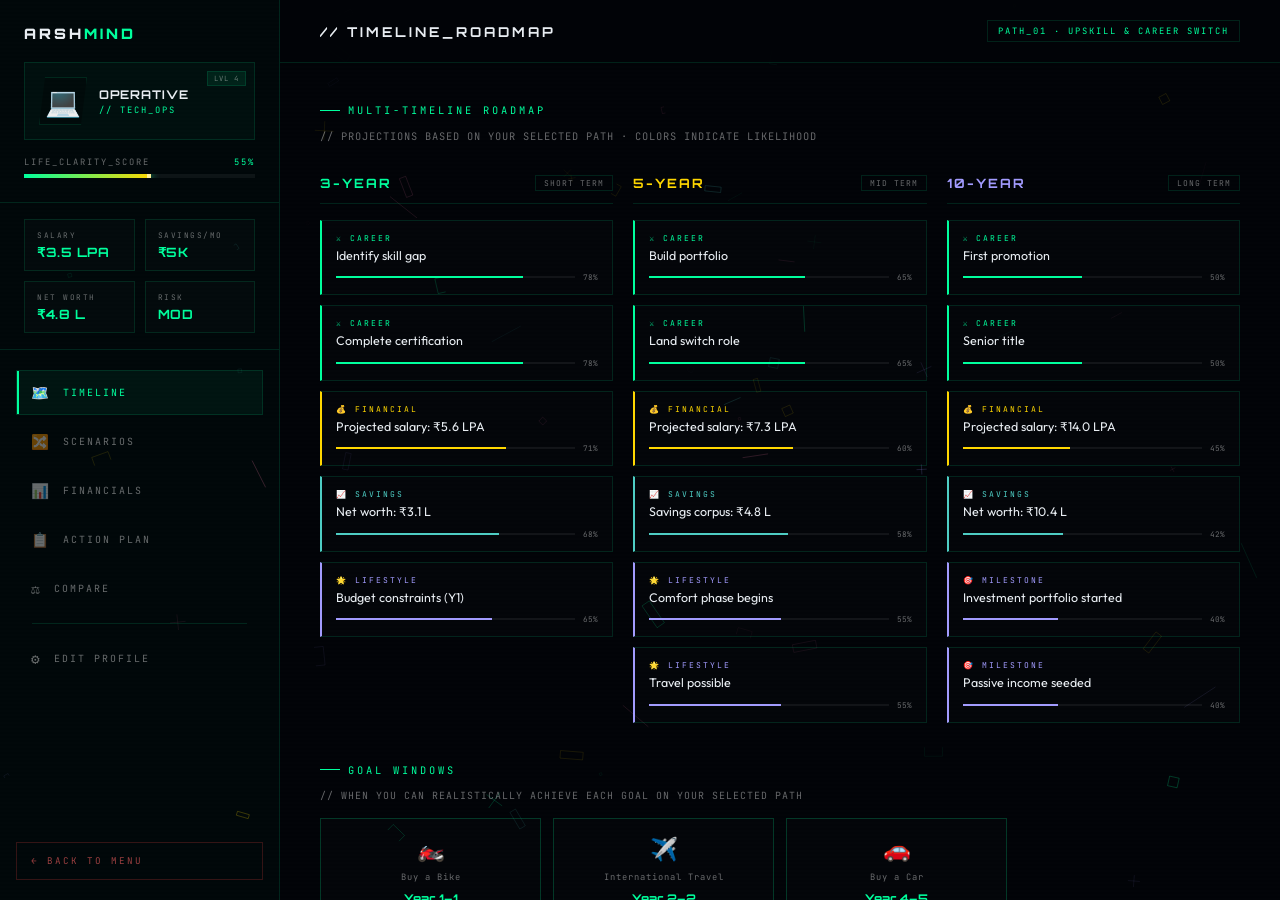
<file: dashboard.html>
<!DOCTYPE html>
<html lang="en">

<head>
  <meta charset="UTF-8" />
  <meta name="viewport" content="width=device-width, initial-scale=1.0" />
  <title>ArshMind // DECISION DASHBOARD</title>
  <meta name="description"
    content="Your personalized AI life planning dashboard. Explore scenarios, timelines, and action plans." />
  <link rel="stylesheet" href="css/base.css" />
  <link rel="stylesheet" href="css/dashboard.css" />
</head>

<body class="dashboard-body">
  <canvas id="particle-canvas"></canvas>
  <div class="scanlines"></div>
  <div class="page-wipe" id="page-wipe"></div>

  <!-- Mobile hamburger -->
  <button class="mob-hamburger" id="mob-hamburger" onclick="toggleSidebar()" aria-label="Toggle menu">
    <span></span><span></span><span></span>
  </button>

  <!-- Sidebar backdrop -->
  <div class="sb-backdrop" id="sb-backdrop" onclick="closeSidebar()"></div>

  <!-- Bottom nav (mobile only) -->
  <nav class="mob-bottom-nav" id="mob-bottom-nav">
    <button class="mob-nav-btn active" id="mnav-timeline" onclick="mobNav('timeline',this)">
      <span class="mob-nav-icon">🗺️</span>
      <span class="mob-nav-label">TIMELINE</span>
    </button>
    <button class="mob-nav-btn" id="mnav-scenarios" onclick="mobNav('scenarios',this)">
      <span class="mob-nav-icon">🔀</span>
      <span class="mob-nav-label">PATHS</span>
    </button>
    <button class="mob-nav-btn" id="mnav-financials" onclick="mobNav('financials',this)">
      <span class="mob-nav-icon">📊</span>
      <span class="mob-nav-label">MONEY</span>
    </button>
    <button class="mob-nav-btn" id="mnav-action" onclick="mobNav('action',this)">
      <span class="mob-nav-icon">📋</span>
      <span class="mob-nav-label">PLAN</span>
    </button>
    <button class="mob-nav-btn" id="mnav-compare" onclick="mobNav('compare',this)">
      <span class="mob-nav-icon">⚖️</span>
      <span class="mob-nav-label">COMPARE</span>
    </button>
  </nav>

  <div id="dashboard">

    <!-- ══════════════════════════════════════════
         SIDEBAR
    ══════════════════════════════════════════ -->
    <div class="db-sidebar">
      <div class="sb-top">
        <div class="sb-logo">ARSH<span>MIND</span></div>

        <!-- Character Portrait -->
        <div class="char-portrait">
          <div class="cp-frame" id="cp-frame">🧬</div>
          <div class="cp-info">
            <div class="cp-name" id="cp-name">OPERATIVE</div>
            <div class="cp-class" id="cp-class">// TECH_OPS</div>
          </div>
          <div class="cp-badge" id="cp-badge">LVL 1</div>
        </div>

        <!-- Clarity Score -->
        <div class="clarity-block">
          <div class="clarity-label">
            <span>LIFE_CLARITY_SCORE</span>
            <span id="clarity-pct">0%</span>
          </div>
          <div class="clarity-track">
            <div class="clarity-fill" id="clarity-fill" style="width:0%"></div>
          </div>
        </div>
      </div>

      <!-- Quick Stats -->
      <div class="sb-stats">
        <div class="sb-stat">
          <div class="sb-stat-label">SALARY</div>
          <div class="sb-stat-val" id="sb-salary">—</div>
        </div>
        <div class="sb-stat">
          <div class="sb-stat-label">SAVINGS/MO</div>
          <div class="sb-stat-val" id="sb-savings">—</div>
        </div>
        <div class="sb-stat">
          <div class="sb-stat-label">NET WORTH</div>
          <div class="sb-stat-val" id="sb-networth">—</div>
        </div>
        <div class="sb-stat">
          <div class="sb-stat-label">RISK</div>
          <div class="sb-stat-val" id="sb-risk">—</div>
        </div>
      </div>

      <!-- Navigation -->
      <nav class="sb-nav">
        <button class="sb-nav-item active" id="nav-timeline" onclick="switchView('timeline', this)">
          <span class="sb-nav-icon">🗺️</span> TIMELINE
        </button>
        <button class="sb-nav-item" id="nav-scenarios" onclick="switchView('scenarios', this)">
          <span class="sb-nav-icon">🔀</span> SCENARIOS
        </button>
        <button class="sb-nav-item" id="nav-financials" onclick="switchView('financials', this)">
          <span class="sb-nav-icon">📊</span> FINANCIALS
        </button>
        <button class="sb-nav-item" id="nav-action" onclick="switchView('action', this)">
          <span class="sb-nav-icon">📋</span> ACTION PLAN
        </button>
        <button class="sb-nav-item" id="nav-compare" onclick="switchView('compare', this)">
          <span class="sb-nav-icon">⚖️</span> COMPARE
        </button>
        <div class="sb-divider"></div>
        <button class="sb-nav-item" onclick="editProfile()">
          <span class="sb-nav-icon">⚙️</span> EDIT PROFILE
        </button>
      </nav>

      <!-- Back to Menu -->
      <button class="sb-back" onclick="backToMenu()">
        ← BACK TO MENU
      </button>
    </div>

    <!-- ══════════════════════════════════════════
         MAIN CONTENT
    ══════════════════════════════════════════ -->
    <div class="db-main">
      <div class="db-topbar">
        <div class="db-view-title" id="db-view-title">// TIMELINE_ROADMAP</div>
        <div class="db-topbar-actions">
          <div class="db-scenario-badge" id="active-scenario-badge">PATH_01 · UPSKILL + SWITCH</div>
        </div>
      </div>

      <!-- ── TIMELINE VIEW ── -->
      <div class="db-view active" id="view-timeline">
        <div class="timeline-header">
          <div class="section-tag">MULTI-TIMELINE ROADMAP</div>
          <p style="font-family:var(--mono);font-size:0.65rem;color:var(--muted);letter-spacing:1px;margin-top:4px;">
            // PROJECTIONS BASED ON YOUR SELECTED PATH · COLORS INDICATE LIKELIHOOD
          </p>
        </div>
        <div class="tl-columns">
          <div>
            <div class="tl-col-header">
              <div class="tl-col-title" style="color:var(--green);">3-YEAR</div>
              <div class="tl-col-badge">SHORT TERM</div>
            </div>
            <div class="tl-milestones" id="tl-3yr"></div>
          </div>
          <div>
            <div class="tl-col-header">
              <div class="tl-col-title" style="color:var(--gold);">5-YEAR</div>
              <div class="tl-col-badge">MID TERM</div>
            </div>
            <div class="tl-milestones" id="tl-5yr"></div>
          </div>
          <div>
            <div class="tl-col-header">
              <div class="tl-col-title" style="color:var(--purple);">10-YEAR</div>
              <div class="tl-col-badge">LONG TERM</div>
            </div>
            <div class="tl-milestones" id="tl-10yr"></div>
          </div>
        </div>
        <div class="goal-windows-section">
          <div class="section-tag">GOAL WINDOWS</div>
          <p style="font-family:var(--mono);font-size:0.62rem;color:var(--muted);letter-spacing:1px;margin-top:4px;">
            // WHEN YOU CAN REALISTICALLY ACHIEVE EACH GOAL ON YOUR SELECTED PATH
          </p>
          <div class="gw-grid" id="gw-grid"></div>
        </div>
      </div>

      <!-- ── SCENARIOS VIEW ── -->
      <div class="db-view" id="view-scenarios">
        <div class="section-tag">SCENARIO_EXPLORER</div>
        <h2
          style="font-family:var(--head);font-size:1.4rem;font-weight:900;letter-spacing:2px;margin-bottom:6px;text-transform:uppercase;">
          CHOOSE YOUR <span style="color:var(--green);">LIFE PATH</span>
        </h2>
        <p style="font-family:var(--mono);font-size:0.62rem;color:var(--muted);letter-spacing:1px;margin-bottom:28px;">
          // CLICK A PATH TO ACTIVATE IT · YOUR TIMELINE AND FINANCIALS UPDATE AUTOMATICALLY
        </p>
        <div class="sc-grid" id="sc-grid"></div>
        <div class="sc-detail" id="sc-detail" style="display:none;"></div>
      </div>

      <!-- ── FINANCIALS VIEW ── -->
      <div class="db-view" id="view-financials">
        <div class="section-tag">FINANCIAL_PROJECTIONS</div>
        <h2
          style="font-family:var(--head);font-size:1.4rem;font-weight:900;letter-spacing:2px;margin-bottom:24px;text-transform:uppercase;">
          10-YEAR <span style="color:var(--gold);">FINANCIAL MAP</span>
        </h2>
        <div class="fin-controls">
          <div class="fin-control-block">
            <div class="fcb-label">MONTHLY SAVINGS RATE</div>
            <div class="fcb-value" id="fc-savings-val">₹5,000</div>
            <input class="hud-range" id="fc-savings" type="range" min="1000" max="100000" step="1000" value="5000"
              oninput="updateFinControl('savings', this.value)" />
          </div>
          <div class="fin-control-block">
            <div class="fcb-label">ANNUAL SALARY GROWTH %</div>
            <div class="fcb-value" id="fc-growth-val">12%</div>
            <input class="hud-range" id="fc-growth" type="range" min="5" max="50" step="1" value="12"
              oninput="updateFinControl('growth', this.value)" />
          </div>
          <div class="fin-control-block">
            <div class="fcb-label">INVESTMENT RETURN %</div>
            <div class="fcb-value" id="fc-return-val">12%</div>
            <input class="hud-range" id="fc-return" type="range" min="6" max="25" step="1" value="12"
              oninput="updateFinControl('return', this.value)" />
          </div>
        </div>
        <div class="fin-legend" id="fin-legend"></div>
        <div class="chart-area">
          <canvas id="fin-chart"></canvas>
        </div>
        <div class="chart-area" style="height:200px;margin-top:16px;">
          <canvas id="savings-chart"></canvas>
        </div>
      </div>

      <!-- ── ACTION PLAN VIEW ── -->
      <div class="db-view" id="view-action">
        <div class="section-tag">ACTION_PLAN</div>
        <h2
          style="font-family:var(--head);font-size:1.4rem;font-weight:900;letter-spacing:2px;margin-bottom:8px;text-transform:uppercase;">
          MONTH-BY-MONTH <span style="color:var(--teal);">EXECUTION PLAN</span>
        </h2>
        <p style="font-family:var(--mono);font-size:0.62rem;color:var(--muted);letter-spacing:1px;margin-bottom:24px;">
          // BASED ON YOUR SELECTED PATH · CHECK OFF TASKS AS YOU COMPLETE THEM
        </p>
        <div class="ap-selector" id="ap-selector"></div>
        <div class="ap-months" id="ap-months"></div>
        <div style="margin-top:40px;">
          <div class="section-tag">SMART RECOMMENDATIONS</div>
          <div class="recs-grid" id="recs-grid"></div>
        </div>
      </div>

      <!-- ── COMPARE VIEW ── -->
      <div class="db-view" id="view-compare">
        <div class="section-tag">COMPARE_PATHS</div>
        <h2
          style="font-family:var(--head);font-size:1.4rem;font-weight:900;letter-spacing:2px;margin-bottom:24px;text-transform:uppercase;">
          SIDE-BY-SIDE <span style="color:var(--purple);">PATH ANALYSIS</span>
        </h2>
        <div class="cmp-selectors">
          <div class="cmp-sel-block">
            <div class="cmp-sel-label">PATH A — SELECT SCENARIO</div>
            <select class="hud-select" id="cmp-a" onchange="renderCompare()">
              <option value="upskill_switch">Upskill & Switch</option>
              <option value="stay_current">Stay & Optimize</option>
              <option value="start_business">Launch Venture</option>
              <option value="relocate">Relocate</option>
              <option value="passive_income">Passive Income</option>
              <option value="freelance">Go Freelance</option>
            </select>
          </div>
          <div class="cmp-sel-block">
            <div class="cmp-sel-label">PATH B — SELECT SCENARIO</div>
            <select class="hud-select" id="cmp-b" onchange="renderCompare()">
              <option value="stay_current">Stay & Optimize</option>
              <option value="upskill_switch">Upskill & Switch</option>
              <option value="start_business">Launch Venture</option>
              <option value="relocate">Relocate</option>
              <option value="passive_income">Passive Income</option>
              <option value="freelance">Go Freelance</option>
            </select>
          </div>
        </div>
        <div class="cmp-layout">
          <div id="cmp-stats-area"></div>
          <div class="radar-container">
            <div class="radar-title">// CAPABILITY RADAR</div>
            <canvas class="radar-canvas" id="radar-chart"></canvas>
          </div>
        </div>
      </div>

    </div><!-- /.db-main -->
  </div><!-- /#dashboard -->

  <script src="data/archetypes.js"></script>
  <script src="data/scenarios.js"></script>
  <script src="js/particles.js"></script>
  <script src="js/engine.js"></script>
  <script src="js/charts.js"></script>
  <script src="js/dashboard.js"></script>
</body>

</html>
</file>
<file: css/base.css>
/* LifeLogs — Base CSS: Design Tokens, Resets, Fonts, COD Animations */

@import url('https://fonts.googleapis.com/css2?family=JetBrains+Mono:wght@300;400;700&family=Outfit:wght@300;600;800;900&family=Orbitron:wght@400;700;900&display=swap');

/* ─── TOKENS ─────────────────────────────────────────────────────────────── */
:root {
  --green: #00ff9d;
  --green-dim: #00cc7a;
  --gold: #ffd700;
  --gold-dim: #ccaa00;
  --teal: #4ecdc4;
  --purple: #a29bfe;
  --pink: #fd79a8;
  --red: #ff4444;
  --orange: #e17055;
  --bg: #020408;
  --bg2: #080d12;
  --bg3: #0d1520;
  --border: rgba(0, 255, 157, 0.12);
  --border-gold: rgba(255, 215, 0, 0.15);
  --muted: rgba(255, 255, 255, 0.4);
  --dim: rgba(255, 255, 255, 0.15);
  --text: #e8edf2;
  --mono: 'JetBrains Mono', monospace;
  --head: 'Orbitron', sans-serif;
  --body: 'Outfit', sans-serif;
}

/* ─── RESET ───────────────────────────────────────────────────────────────── */
*,
*::before,
*::after {
  box-sizing: border-box;
  margin: 0;
  padding: 0;
}

html {
  scroll-behavior: smooth;
}

body {
  background: var(--bg);
  color: var(--text);
  font-family: var(--body);
  overflow-x: hidden;
  min-height: 100vh;
}

button {
  cursor: pointer;
  border: none;
  background: none;
  font-family: inherit;
}

input,
select,
textarea {
  font-family: inherit;
}

a {
  text-decoration: none;
  color: inherit;
}

canvas {
  display: block;
}

/* ─── PARTICLE CANVAS ─────────────────────────────────────────────────────── */
#particle-canvas {
  position: fixed;
  inset: 0;
  width: 100%;
  height: 100%;
  z-index: 0;
  pointer-events: none;
}

/* ─── SCANLINE OVERLAY ────────────────────────────────────────────────────── */
.scanlines {
  position: fixed;
  inset: 0;
  z-index: 1;
  pointer-events: none;
  background: repeating-linear-gradient(0deg,
      transparent,
      transparent 2px,
      rgba(0, 0, 0, 0.03) 2px,
      rgba(0, 0, 0, 0.03) 4px);
}

/* ─── GRID OVERLAY ────────────────────────────────────────────────────────── */
.grid-overlay {
  position: fixed;
  inset: 0;
  z-index: 1;
  pointer-events: none;
  background-image:
    linear-gradient(rgba(0, 255, 157, 0.02) 1px, transparent 1px),
    linear-gradient(90deg, rgba(0, 255, 157, 0.02) 1px, transparent 1px);
  background-size: 40px 40px;
}

/* ─── PAGE TRANSITION WIPE ────────────────────────────────────────────────── */
.page-wipe {
  position: fixed;
  inset: 0;
  z-index: 9999;
  pointer-events: none;
  background: var(--green);
  /* Hidden off-screen to the left by default — never blocks page content */
  transform: translateX(-110%);
  will-change: transform;
}

.page-wipe.wipe-in {
  animation: wipeIn 0.5s cubic-bezier(0.76, 0, 0.24, 1) forwards;
}

.page-wipe.wipe-out {
  /* No static transform here — wipeOut animation handles both start AND end states */
  animation: wipeOut 0.5s cubic-bezier(0.76, 0, 0.24, 1) forwards;
}

@keyframes wipeIn {
  from {
    transform: translateX(-110%) skewX(-5deg);
  }

  to {
    transform: translateX(0%) skewX(0deg);
  }
}

@keyframes wipeOut {
  from {
    transform: translateX(0%) skewX(0deg);
  }

  to {
    transform: translateX(110%) skewX(-5deg);
  }
}

/* ─── COD CORNER BRACKETS ─────────────────────────────────────────────────── */
.bracket-box {
  position: relative;
}

.bracket-box::before,
.bracket-box::after {
  content: '';
  position: absolute;
  width: 16px;
  height: 16px;
  opacity: 0;
  animation: bracketDraw 0.4s ease forwards;
}

.bracket-box::before {
  top: -2px;
  left: -2px;
  border-top: 2px solid var(--green);
  border-left: 2px solid var(--green);
}

.bracket-box::after {
  bottom: -2px;
  right: -2px;
  border-bottom: 2px solid var(--green);
  border-right: 2px solid var(--green);
}

@keyframes bracketDraw {
  from {
    opacity: 0;
    width: 0;
    height: 0;
  }

  to {
    opacity: 1;
    width: 16px;
    height: 16px;
  }
}

/* ─── SEMI-CIRCLE SWEEP ───────────────────────────────────────────────────── */
@keyframes semiSweep {
  from {
    clip-path: circle(0% at 50% 50%);
    opacity: 0;
  }

  to {
    clip-path: circle(150% at 50% 50%);
    opacity: 1;
  }
}

.sweep-in {
  animation: semiSweep 0.6s cubic-bezier(0.4, 0, 0.2, 1) forwards;
}

/* ─── DIAGONAL REVEAL ─────────────────────────────────────────────────────── */
@keyframes diagReveal {
  from {
    clip-path: polygon(0 0, 0 0, 0 100%, 0 100%);
  }

  to {
    clip-path: polygon(0 0, 100% 0, 100% 100%, 0 100%);
  }
}

.diag-reveal {
  animation: diagReveal 0.5s ease forwards;
}

/* ─── NUMBER ROLL ─────────────────────────────────────────────────────────── */
@keyframes numRoll {
  from {
    transform: translateY(100%);
    opacity: 0;
  }

  to {
    transform: translateY(0);
    opacity: 1;
  }
}

.num-roll {
  animation: numRoll 0.4s ease forwards;
}

/* ─── GLITCH TEXT ─────────────────────────────────────────────────────────── */
.glitch {
  position: relative;
}

.glitch::before,
.glitch::after {
  content: attr(data-text);
  position: absolute;
  inset: 0;
  background: transparent;
}

.glitch::before {
  color: var(--teal);
  animation: glitch1 3s infinite;
  clip-path: polygon(0 0, 100% 0, 100% 35%, 0 35%);
}

.glitch::after {
  color: var(--pink);
  animation: glitch2 3s infinite;
  clip-path: polygon(0 65%, 100% 65%, 100% 100%, 0 100%);
}

@keyframes glitch1 {

  0%,
  90%,
  100% {
    transform: translateX(0);
  }

  92% {
    transform: translateX(-4px);
  }

  94% {
    transform: translateX(4px);
  }

  96% {
    transform: translateX(-2px);
  }
}

@keyframes glitch2 {

  0%,
  88%,
  100% {
    transform: translateX(0);
  }

  90% {
    transform: translateX(4px);
  }

  93% {
    transform: translateX(-3px);
  }
}

/* ─── PULSE GLOW ──────────────────────────────────────────────────────────── */
@keyframes pulseGlow {

  0%,
  100% {
    box-shadow: 0 0 8px currentColor;
  }

  50% {
    box-shadow: 0 0 20px currentColor, 0 0 40px currentColor;
  }
}

.pulse-glow {
  animation: pulseGlow 2s ease-in-out infinite;
}

/* ─── BLINK ───────────────────────────────────────────────────────────────── */
@keyframes blink {

  0%,
  100% {
    opacity: 1;
  }

  50% {
    opacity: 0;
  }
}

.blink {
  animation: blink 1s step-end infinite;
}

/* ─── FLOAT ───────────────────────────────────────────────────────────────── */
@keyframes float {

  0%,
  100% {
    transform: translateY(0);
  }

  50% {
    transform: translateY(-6px);
  }
}

/* ─── ROTATING SEMI-CIRCLE ────────────────────────────────────────────────── */
@keyframes rotateSemi {
  from {
    transform: rotate(0deg);
  }

  to {
    transform: rotate(360deg);
  }
}

/* ─── SEGMENTED PROGRESS BAR ─────────────────────────────────────────────── */
.seg-bar {
  display: flex;
  gap: 3px;
  height: 6px;
}

.seg-bar-item {
  flex: 1;
  background: var(--border);
  border-radius: 1px;
  transition: background 0.3s ease;
}

.seg-bar-item.filled {
  background: var(--green);
}

.seg-bar-item.gold {
  background: var(--gold);
}

.seg-bar-item.red {
  background: var(--red);
}

/* ─── HUD INPUT ───────────────────────────────────────────────────────────── */
.hud-input {
  background: rgba(0, 255, 157, 0.04);
  border: 1px solid var(--border);
  color: var(--text);
  font-family: var(--mono);
  font-size: 0.78rem;
  letter-spacing: 1px;
  padding: 12px 16px;
  outline: none;
  transition: border-color 0.2s, box-shadow 0.2s;
  width: 100%;
}

.hud-input:focus {
  border-color: var(--green);
  box-shadow: 0 0 0 2px rgba(0, 255, 157, 0.1);
}

.hud-input::placeholder {
  color: var(--muted);
}

/* ─── HUD SELECT ──────────────────────────────────────────────────────────── */
.hud-select {
  background: rgba(0, 255, 157, 0.04);
  border: 1px solid var(--border);
  color: var(--text);
  font-family: var(--mono);
  font-size: 0.78rem;
  letter-spacing: 1px;
  padding: 12px 16px;
  outline: none;
  width: 100%;
  cursor: pointer;
  appearance: none;
  -webkit-appearance: none;
  background-image: url("data:image/svg+xml,%3Csvg xmlns='http://www.w3.org/2000/svg' width='12' height='8' viewBox='0 0 12 8'%3E%3Cpath d='M1 1l5 5 5-5' stroke='%2300ff9d' stroke-width='1.5' fill='none'/%3E%3C/svg%3E");
  background-repeat: no-repeat;
  background-position: right 14px center;
}

.hud-select:focus {
  border-color: var(--green);
}

.hud-select option {
  background: var(--bg2);
}

/* ─── HUD RANGE SLIDER ────────────────────────────────────────────────────── */
.hud-range {
  -webkit-appearance: none;
  appearance: none;
  width: 100%;
  height: 3px;
  background: var(--border);
  outline: none;
  cursor: pointer;
}

.hud-range::-webkit-slider-thumb {
  -webkit-appearance: none;
  width: 16px;
  height: 16px;
  background: var(--green);
  border: 2px solid var(--bg);
  cursor: pointer;
  clip-path: polygon(50% 0%, 100% 50%, 50% 100%, 0% 50%);
}

.hud-range::-moz-range-thumb {
  width: 16px;
  height: 16px;
  background: var(--green);
  border: 2px solid var(--bg);
  cursor: pointer;
}

/* ─── BUTTONS ─────────────────────────────────────────────────────────────── */
.btn-primary {
  background: var(--green);
  color: var(--bg);
  font-family: var(--mono);
  font-size: 0.78rem;
  font-weight: 700;
  letter-spacing: 2px;
  padding: 14px 32px;
  border: none;
  cursor: pointer;
  position: relative;
  overflow: hidden;
  transition: all 0.2s;
  text-transform: uppercase;
  clip-path: polygon(6px 0%, 100% 0%, calc(100% - 6px) 100%, 0% 100%);
}

.btn-primary:hover {
  background: var(--gold);
  transform: translateY(-1px);
  box-shadow: 0 8px 24px rgba(0, 255, 157, 0.25);
}

.btn-primary::before {
  content: '';
  position: absolute;
  inset: 0;
  background: linear-gradient(90deg, transparent, rgba(255, 255, 255, 0.2), transparent);
  transform: translateX(-100%);
  transition: transform 0.4s;
}

.btn-primary:hover::before {
  transform: translateX(100%);
}

.btn-ghost {
  background: transparent;
  border: 1px solid var(--border);
  color: var(--muted);
  font-family: var(--mono);
  font-size: 0.72rem;
  letter-spacing: 2px;
  padding: 12px 24px;
  cursor: pointer;
  transition: all 0.2s;
  text-transform: uppercase;
}

.btn-ghost:hover {
  border-color: var(--green);
  color: var(--green);
}

.btn-danger {
  background: transparent;
  border: 1px solid rgba(255, 68, 68, 0.3);
  color: var(--red);
  font-family: var(--mono);
  font-size: 0.72rem;
  letter-spacing: 2px;
  padding: 10px 20px;
  cursor: pointer;
  transition: all 0.2s;
  text-transform: uppercase;
}

.btn-danger:hover {
  background: rgba(255, 68, 68, 0.1);
}

/* ─── GLASS CARD ──────────────────────────────────────────────────────────── */
.glass-card {
  background: rgba(255, 255, 255, 0.02);
  border: 1px solid var(--border);
  backdrop-filter: blur(12px);
  position: relative;
}

/* ─── SECTION TAG ─────────────────────────────────────────────────────────── */
.section-tag {
  font-family: var(--mono);
  font-size: 0.65rem;
  letter-spacing: 3px;
  color: var(--green);
  text-transform: uppercase;
  margin-bottom: 12px;
  display: flex;
  align-items: center;
  gap: 8px;
}

.section-tag::before {
  content: '';
  display: inline-block;
  width: 20px;
  height: 1px;
  background: var(--green);
}

/* ─── STAT BOX ────────────────────────────────────────────────────────────── */
.stat-box {
  padding: 16px;
  background: rgba(0, 255, 157, 0.03);
  border: 1px solid var(--border);
  position: relative;
}

.stat-box .stat-label {
  font-family: var(--mono);
  font-size: 0.6rem;
  letter-spacing: 2px;
  color: var(--muted);
  text-transform: uppercase;
  margin-bottom: 8px;
}

.stat-box .stat-val {
  font-family: var(--head);
  font-size: 1.2rem;
  font-weight: 700;
  color: var(--green);
}

.stat-box .stat-sub {
  font-family: var(--mono);
  font-size: 0.6rem;
  color: var(--muted);
  margin-top: 4px;
}

/* ─── RESPONSIVE ──────────────────────────────────────────────────────────── */
@media (max-width: 768px) {
  .btn-primary {
    padding: 12px 24px;
    font-size: 0.72rem;
  }
}

/* ─── MOBILE WIZARD RAIL — horizontal top bar ────────────────────────────── */
@media (max-width: 768px) {

  /* Hide the desktop left rail */
  .wizard-rail {
    display: none;
  }

  /* Wizard layout: add top space for the mobile rail */
  .wizard-layout {
    grid-template-columns: 1fr;
    display: flex;
    flex-direction: column;
  }

  /* ── Mobile step rail strip ── */
  .mob-step-rail {
    position: sticky;
    top: 0;
    z-index: 200;
    background: rgba(2, 5, 10, 0.97);
    border-bottom: 1px solid var(--border);
    backdrop-filter: blur(12px);
    -webkit-backdrop-filter: blur(12px);
    padding: 10px 16px 0;
    display: flex;
    flex-direction: column;
    gap: 0;
  }

  /* Top row: logo + step counter */
  .mob-rail-toprow {
    display: flex;
    align-items: center;
    justify-content: space-between;
    margin-bottom: 10px;
  }

  .mob-rail-logo {
    font-family: var(--head);
    font-size: 0.75rem;
    font-weight: 900;
    letter-spacing: 3px;
    color: var(--text);
  }

  .mob-rail-logo span {
    color: var(--green);
  }

  .mob-rail-counter {
    font-family: var(--mono);
    font-size: 0.52rem;
    letter-spacing: 2px;
    color: var(--muted);
  }

  .mob-rail-counter span {
    color: var(--green);
  }

  /* Scrollable horizontal steps row */
  .mob-step-dots {
    display: flex;
    gap: 6px;
    overflow-x: auto;
    padding-bottom: 10px;
    scrollbar-width: none;
    -ms-overflow-style: none;
  }

  .mob-step-dots::-webkit-scrollbar {
    display: none;
  }

  /* Individual step pill */
  .mob-step-pill {
    display: flex;
    align-items: center;
    gap: 6px;
    padding: 5px 10px 5px 6px;
    border: 1px solid var(--border);
    background: rgba(255, 255, 255, 0.01);
    white-space: nowrap;
    flex-shrink: 0;
    transition: all 0.25s;
    position: relative;
  }

  /* Number badge */
  .mob-step-num {
    width: 18px;
    height: 18px;
    display: flex;
    align-items: center;
    justify-content: center;
    font-family: var(--mono);
    font-size: 0.48rem;
    font-weight: 700;
    letter-spacing: 0;
    color: var(--muted);
    background: rgba(255, 255, 255, 0.04);
    border: 1px solid var(--border);
    flex-shrink: 0;
  }

  /* Step label */
  .mob-step-pill-label {
    font-family: var(--mono);
    font-size: 0.48rem;
    letter-spacing: 1.5px;
    color: var(--muted);
    text-transform: uppercase;
  }

  /* DONE state */
  .mob-step-pill.done {
    border-color: rgba(0, 255, 157, 0.15);
    background: rgba(0, 255, 157, 0.03);
  }

  .mob-step-pill.done .mob-step-num {
    background: rgba(0, 255, 157, 0.12);
    border-color: rgba(0, 255, 157, 0.3);
    color: var(--green);
  }

  .mob-step-pill.done .mob-step-pill-label {
    color: rgba(0, 255, 157, 0.5);
  }

  /* ACTIVE state */
  .mob-step-pill.active {
    border-color: var(--green);
    background: rgba(0, 255, 157, 0.06);
  }

  .mob-step-pill.active .mob-step-num {
    background: var(--green);
    border-color: var(--green);
    color: #000;
    font-weight: 900;
  }

  .mob-step-pill.active .mob-step-pill-label {
    color: var(--green);
  }

  /* Active glow line at bottom */
  .mob-step-pill.active::after {
    content: '';
    position: absolute;
    bottom: -1px;
    left: 0;
    right: 0;
    height: 2px;
    background: var(--green);
    box-shadow: 0 0 8px var(--green);
  }

  /* Thin progress bar across full width */
  .mob-rail-progress {
    height: 2px;
    background: rgba(255, 255, 255, 0.04);
    margin: 0 -16px;
    position: relative;
  }

  .mob-rail-progress-fill {
    height: 100%;
    background: linear-gradient(90deg, var(--green), rgba(0, 255, 157, 0.4));
    transition: width 0.4s ease;
    box-shadow: 0 0 6px var(--green);
  }

  /* Wizard main gets no top padding since rail handles it */
  .wizard-main {
    padding: 20px 16px 100px;
  }
}

/* Hide mob-step-rail on desktop */
@media (min-width: 769px) {
  .mob-step-rail {
    display: none;
  }
}
</file>
<file: css/character.css>
/* LifeLogs — Character Select & Onboarding Wizard CSS */

/* ─── MAIN LAYOUT ─────────────────────────────────────────────────────────── */
#app {
  position: relative;
  z-index: 10;
  min-height: 100vh;
}

/* ─── BOOT SCREEN ─────────────────────────────────────────────────────────── */
#boot-screen {
  position: fixed;
  inset: 0;
  z-index: 100;
  background: var(--bg);
  display: flex;
  flex-direction: column;
  align-items: center;
  justify-content: center;
  gap: 32px;
}

.boot-rings {
  position: relative;
  width: 160px;
  height: 160px;
}
.boot-ring {
  position: absolute;
  border-style: solid;
  border-color: transparent;
  border-radius: 0;
  animation: expandRect 1.2s ease-out forwards;
}
.boot-ring:nth-child(1) {
  inset: 30px;
  border: 1px solid var(--green);
  animation-delay: 0s;
  opacity: 0;
}
.boot-ring:nth-child(2) {
  inset: 18px;
  border: 1px solid rgba(0,255,157,0.4);
  animation-delay: 0.15s;
  opacity: 0;
}
.boot-ring:nth-child(3) {
  inset: 6px;
  border: 1px solid rgba(0,255,157,0.15);
  animation-delay: 0.3s;
  opacity: 0;
}
.boot-inner {
  position: absolute;
  inset: 38px;
  display: flex;
  align-items: center;
  justify-content: center;
  font-family: var(--head);
  font-size: 0.7rem;
  letter-spacing: 2px;
  color: var(--green);
  animation: fadeIn 0.5s 0.6s forwards;
  opacity: 0;
}
@keyframes expandRect {
  from { opacity: 0; transform: scale(0.4); }
  to { opacity: 1; transform: scale(1); }
}
@keyframes fadeIn {
  from { opacity: 0; } to { opacity: 1; }
}

.boot-logo {
  font-family: var(--head);
  font-size: clamp(2rem, 6vw, 3.5rem);
  font-weight: 900;
  letter-spacing: 4px;
  color: var(--text);
  opacity: 0;
  animation: fadeIn 0.5s 0.5s forwards;
}
.boot-logo span { color: var(--green); }

.boot-terminal {
  font-family: var(--mono);
  font-size: 0.72rem;
  color: var(--muted);
  letter-spacing: 2px;
  text-align: center;
  opacity: 0;
  animation: fadeIn 0.5s 0.8s forwards;
}
.boot-terminal .line { margin: 4px 0; }
.boot-terminal .line.active { color: var(--green); }

.boot-progress {
  width: 280px;
  height: 3px;
  background: var(--border);
  overflow: hidden;
  opacity: 0;
  animation: fadeIn 0.3s 1s forwards;
}
.boot-progress-fill {
  height: 100%;
  background: var(--green);
  width: 0;
  animation: bootLoad 2s 1s cubic-bezier(0.4, 0, 0.2, 1) forwards;
  box-shadow: 0 0 10px var(--green);
}
@keyframes bootLoad {
  0% { width: 0; }
  40% { width: 35%; }
  70% { width: 68%; }
  90% { width: 88%; }
  100% { width: 100%; }
}

.boot-cta {
  font-family: var(--mono);
  font-size: 0.7rem;
  letter-spacing: 3px;
  color: var(--green);
  text-transform: uppercase;
  opacity: 0;
  animation: bootBlink 1s 3.2s ease forwards;
  cursor: pointer;
  border: 1px solid var(--border);
  padding: 12px 32px;
  transition: all 0.2s;
}
.boot-cta:hover {
  border-color: var(--green);
  background: rgba(0,255,157,0.05);
  box-shadow: 0 0 20px rgba(0,255,157,0.15);
}
@keyframes bootBlink {
  0% { opacity: 0; }
  60% { opacity: 0; }
  100% { opacity: 1; }
}

/* ─── CHARACTER SELECT ────────────────────────────────────────────────────── */
#char-select {
  display: none;
  min-height: 100vh;
  padding: 80px 24px 60px;
  position: relative;
  z-index: 10;
}

.cs-header {
  text-align: center;
  margin-bottom: 60px;
}
.cs-tag {
  font-family: var(--mono);
  font-size: 0.62rem;
  letter-spacing: 4px;
  color: var(--green);
  text-transform: uppercase;
  margin-bottom: 16px;
}
.cs-title {
  font-family: var(--head);
  font-size: clamp(1.8rem, 5vw, 3rem);
  font-weight: 900;
  letter-spacing: 3px;
  text-transform: uppercase;
  line-height: 1.1;
}
.cs-title span { color: var(--green); }
.cs-sub {
  font-family: var(--mono);
  font-size: 0.72rem;
  color: var(--muted);
  letter-spacing: 2px;
  margin-top: 12px;
  text-transform: uppercase;
}

/* ─── ARCHETYPE GRID ──────────────────────────────────────────────────────── */
.archetype-grid {
  display: grid;
  grid-template-columns: repeat(4, 1fr);
  gap: 16px;
  max-width: 1100px;
  margin: 0 auto 48px;
}

.archetype-card {
  background: rgba(255,255,255,0.02);
  border: 1px solid rgba(255,255,255,0.08);
  padding: 28px 20px 24px;
  cursor: pointer;
  transition: all 0.3s ease;
  position: relative;
  overflow: hidden;
}
.archetype-card::before {
  content: '';
  position: absolute;
  top: 0; left: 0; right: 0;
  height: 2px;
  background: var(--card-color, var(--green));
  transform: scaleX(0);
  transition: transform 0.3s ease;
}
.archetype-card::after {
  content: '';
  position: absolute;
  inset: 0;
  background: radial-gradient(circle at 50% 0%, var(--card-color, #00ff9d) 0%, transparent 70%);
  opacity: 0;
  transition: opacity 0.3s ease;
}
.archetype-card:hover::before { transform: scaleX(1); }
.archetype-card:hover::after { opacity: 0.04; }
.archetype-card:hover {
  border-color: var(--card-color, var(--green));
  transform: translateY(-4px);
  box-shadow: 0 16px 40px rgba(0,0,0,0.4), 0 0 20px rgba(0,255,157,0.05);
}
.archetype-card.selected {
  border-color: var(--card-color, var(--green));
  background: rgba(0,255,157,0.04);
}
.archetype-card.selected::before { transform: scaleX(1); }
.archetype-card.selected .ac-check { opacity: 1; }

/* Semi-circle sweep on hover */
.archetype-card .ac-sweep {
  position: absolute;
  top: 50%; left: 50%;
  width: 200px; height: 200px;
  margin: -100px;
  border-radius: 50%;
  border: 1px solid var(--card-color, var(--green));
  opacity: 0;
  transform: scale(0);
  transition: all 0.4s ease;
  pointer-events: none;
}
.archetype-card:hover .ac-sweep {
  opacity: 0.15;
  transform: scale(1.2);
}

.ac-check {
  position: absolute;
  top: 12px; right: 12px;
  width: 20px; height: 20px;
  background: var(--card-color, var(--green));
  display: flex; align-items: center; justify-content: center;
  font-size: 0.6rem;
  color: var(--bg);
  opacity: 0;
  transition: opacity 0.2s;
  clip-path: polygon(3px 0%, 100% 0%, calc(100% - 3px) 100%, 0% 100%);
}
.ac-class {
  font-family: var(--mono);
  font-size: 0.55rem;
  letter-spacing: 2px;
  color: var(--card-color, var(--green));
  text-transform: uppercase;
  margin-bottom: 12px;
}
.ac-icon {
  font-size: 2.2rem;
  margin-bottom: 12px;
  display: block;
  filter: drop-shadow(0 0 12px var(--card-color, #00ff9d));
}
.ac-title {
  font-family: var(--head);
  font-size: 0.85rem;
  font-weight: 700;
  letter-spacing: 1px;
  color: var(--text);
  text-transform: uppercase;
  margin-bottom: 4px;
}
.ac-subtitle {
  font-family: var(--mono);
  font-size: 0.55rem;
  letter-spacing: 2px;
  color: var(--muted);
  text-transform: uppercase;
  margin-bottom: 16px;
}
.ac-salary {
  font-family: var(--mono);
  font-size: 0.62rem;
  color: var(--card-color, var(--green));
  margin-bottom: 12px;
}
.ac-stats {
  display: flex;
  flex-direction: column;
  gap: 6px;
}
.ac-stat-row {
  display: flex;
  align-items: center;
  gap: 8px;
}
.ac-stat-label {
  font-family: var(--mono);
  font-size: 0.5rem;
  letter-spacing: 1px;
  color: var(--muted);
  width: 50px;
  text-transform: uppercase;
}
.ac-stat-bar {
  flex: 1;
  height: 3px;
  background: rgba(255,255,255,0.06);
  position: relative;
  overflow: hidden;
}
.ac-stat-fill {
  height: 100%;
  background: var(--card-color, var(--green));
  transition: width 0.5s ease;
}
.ac-stat-num {
  font-family: var(--mono);
  font-size: 0.5rem;
  color: var(--muted);
  width: 24px;
  text-align: right;
}

.ac-ability {
  margin-top: 14px;
  padding: 8px 10px;
  background: rgba(0,255,157,0.04);
  border-left: 2px solid var(--card-color, var(--green));
  font-family: var(--mono);
  font-size: 0.52rem;
  color: var(--muted);
  letter-spacing: 0.5px;
  line-height: 1.4;
}

/* ─── WIZARD ──────────────────────────────────────────────────────────────── */
#wizard-screen {
  display: none;
  min-height: 100vh;
  padding: 0;
  position: relative;
  z-index: 10;
}

.wizard-layout {
  display: grid;
  grid-template-columns: 280px 1fr;
  min-height: 100vh;
}

/* Left rail */
.wizard-rail {
  background: rgba(0,255,157,0.02);
  border-right: 1px solid var(--border);
  padding: 48px 32px;
  display: flex;
  flex-direction: column;
  gap: 0;
  position: sticky;
  top: 0;
  height: 100vh;
  overflow-y: auto;
}
.wizard-logo {
  font-family: var(--head);
  font-size: 1rem;
  font-weight: 900;
  letter-spacing: 3px;
  color: var(--text);
  margin-bottom: 48px;
}
.wizard-logo span { color: var(--green); }

.wizard-steps {
  display: flex;
  flex-direction: column;
  gap: 0;
  flex: 1;
}
.wz-step {
  display: flex;
  align-items: flex-start;
  gap: 16px;
  padding: 16px 0;
  position: relative;
  cursor: default;
}
.wz-step:not(:last-child)::after {
  content: '';
  position: absolute;
  left: 14px;
  top: 40px;
  bottom: 0;
  width: 1px;
  background: var(--border);
}
.wz-step.done:not(:last-child)::after { background: var(--green); }

.wz-dot {
  width: 28px;
  height: 28px;
  border: 1px solid var(--border);
  display: flex;
  align-items: center;
  justify-content: center;
  font-family: var(--mono);
  font-size: 0.65rem;
  color: var(--muted);
  flex-shrink: 0;
  transition: all 0.3s;
  position: relative;
  z-index: 1;
  background: var(--bg);
  clip-path: polygon(4px 0%, 100% 0%, calc(100% - 4px) 100%, 0% 100%);
}
.wz-step.active .wz-dot {
  border-color: var(--green);
  color: var(--green);
  background: rgba(0,255,157,0.08);
  box-shadow: 0 0 12px rgba(0,255,157,0.2);
}
.wz-step.done .wz-dot {
  border-color: var(--green);
  background: var(--green);
  color: var(--bg);
}
.wz-step-info {}
.wz-step-name {
  font-family: var(--mono);
  font-size: 0.62rem;
  letter-spacing: 1.5px;
  text-transform: uppercase;
  color: var(--muted);
  transition: color 0.3s;
}
.wz-step.active .wz-step-name { color: var(--green); }
.wz-step.done .wz-step-name { color: rgba(0,255,157,0.6); }
.wz-step-sub {
  font-size: 0.6rem;
  color: var(--dim);
  margin-top: 2px;
  font-family: var(--mono);
}

/* Main panel */
.wizard-main {
  padding: 60px 64px;
  display: flex;
  flex-direction: column;
}
.wizard-panel {
  display: none;
  flex: 1;
  animation: diagReveal 0.4s ease forwards;
}
.wizard-panel.active { display: flex; flex-direction: column; }

.wp-step-tag {
  font-family: var(--mono);
  font-size: 0.6rem;
  letter-spacing: 3px;
  color: var(--green);
  text-transform: uppercase;
  margin-bottom: 8px;
}
.wp-title {
  font-family: var(--head);
  font-size: clamp(1.4rem, 3vw, 2rem);
  font-weight: 900;
  letter-spacing: 2px;
  text-transform: uppercase;
  margin-bottom: 8px;
  line-height: 1.1;
}
.wp-desc {
  font-family: var(--mono);
  font-size: 0.7rem;
  color: var(--muted);
  letter-spacing: 1px;
  margin-bottom: 40px;
  line-height: 1.6;
}

.wp-fields {
  display: flex;
  flex-direction: column;
  gap: 20px;
  flex: 1;
}
.wp-row {
  display: grid;
  grid-template-columns: 1fr 1fr;
  gap: 16px;
}
.wp-field {
  display: flex;
  flex-direction: column;
  gap: 8px;
}
.wp-label {
  font-family: var(--mono);
  font-size: 0.6rem;
  letter-spacing: 2px;
  color: var(--muted);
  text-transform: uppercase;
}
.wp-hint {
  font-family: var(--mono);
  font-size: 0.58rem;
  color: var(--dim);
  margin-top: 4px;
}

/* Salary slider display */
.salary-display {
  font-family: var(--head);
  font-size: 1.8rem;
  font-weight: 700;
  color: var(--green);
  margin-bottom: 8px;
  letter-spacing: 1px;
}
.salary-sub { font-family: var(--mono); font-size: 0.6rem; color: var(--muted); }

/* Assets grid */
.assets-grid {
  display: grid;
  grid-template-columns: repeat(4, 1fr);
  gap: 12px;
}
.asset-toggle {
  padding: 16px 12px;
  border: 1px solid var(--border);
  text-align: center;
  cursor: pointer;
  transition: all 0.2s;
  background: rgba(255,255,255,0.01);
  position: relative;
}
.asset-toggle .at-icon { font-size: 1.6rem; margin-bottom: 8px; display: block; }
.asset-toggle .at-label {
  font-family: var(--mono);
  font-size: 0.55rem;
  letter-spacing: 1px;
  color: var(--muted);
  text-transform: uppercase;
}
.asset-toggle.owned {
  border-color: var(--green);
  background: rgba(0,255,157,0.06);
}
.asset-toggle.owned .at-label { color: var(--green); }
.asset-toggle .at-check {
  position: absolute;
  top: 6px; right: 6px;
  width: 14px; height: 14px;
  background: var(--green);
  display: flex; align-items: center; justify-content: center;
  font-size: 0.5rem;
  color: var(--bg);
  opacity: 0;
  transition: opacity 0.2s;
}
.asset-toggle.owned .at-check { opacity: 1; }

/* Loan items */
.loan-types {
  display: grid;
  grid-template-columns: 1fr 1fr;
  gap: 10px;
}
.loan-item {
  display: flex;
  align-items: center;
  gap: 10px;
  padding: 12px;
  border: 1px solid var(--border);
  cursor: pointer;
  transition: all 0.2s;
  background: transparent;
}
.loan-item input[type="checkbox"] {
  appearance: none;
  -webkit-appearance: none;
  width: 14px; height: 14px;
  border: 1px solid var(--muted);
  flex-shrink: 0;
  cursor: pointer;
  position: relative;
}
.loan-item input[type="checkbox"]:checked {
  background: var(--green);
  border-color: var(--green);
}
.loan-item input[type="checkbox"]:checked::after {
  content: '✓';
  position: absolute;
  top: 50%; left: 50%;
  transform: translate(-50%, -50%);
  font-size: 0.5rem;
  color: var(--bg);
}
.loan-label {
  font-family: var(--mono);
  font-size: 0.62rem;
  color: var(--muted);
  letter-spacing: 1px;
}
.loan-item:has(input:checked) {
  border-color: var(--green);
  background: rgba(0,255,157,0.04);
}
.loan-item:has(input:checked) .loan-label { color: var(--green); }

/* Goals grid */
.goals-grid {
  display: grid;
  grid-template-columns: repeat(5, 1fr);
  gap: 10px;
}
.goal-btn {
  padding: 16px 8px;
  border: 1px solid var(--border);
  text-align: center;
  cursor: pointer;
  transition: all 0.2s;
  background: transparent;
  position: relative;
}
.goal-btn .gb-icon { font-size: 1.4rem; margin-bottom: 6px; display: block; }
.goal-btn .gb-label {
  font-family: var(--mono);
  font-size: 0.52rem;
  letter-spacing: 0.5px;
  color: var(--muted);
  line-height: 1.3;
}
.goal-btn.selected {
  border-color: var(--gold);
  background: rgba(255,215,0,0.06);
}
.goal-btn.selected .gb-label { color: var(--gold); }

/* Risk slider */
.risk-track {
  position: relative;
  margin: 24px 0;
}
.risk-labels {
  display: flex;
  justify-content: space-between;
  margin-bottom: 12px;
}
.risk-label-item {
  font-family: var(--mono);
  font-size: 0.6rem;
  letter-spacing: 1px;
  color: var(--muted);
  text-align: center;
}
.risk-label-item.active { color: var(--green); }

.risk-description {
  margin-top: 20px;
  padding: 16px;
  background: rgba(0,255,157,0.03);
  border-left: 2px solid var(--green);
}
.risk-desc-title {
  font-family: var(--mono);
  font-size: 0.65rem;
  letter-spacing: 2px;
  color: var(--green);
  text-transform: uppercase;
  margin-bottom: 6px;
}
.risk-desc-text {
  font-size: 0.78rem;
  color: var(--muted);
  line-height: 1.6;
}

/* Wizard nav */
.wizard-nav {
  display: flex;
  justify-content: space-between;
  align-items: center;
  margin-top: 40px;
  padding-top: 32px;
  border-top: 1px solid var(--border);
}
.wz-progress-text {
  font-family: var(--mono);
  font-size: 0.62rem;
  color: var(--muted);
  letter-spacing: 2px;
}

/* ─── AI ANALYSIS SCREEN ─────────────────────────────────────────────────── */
#analysis-screen {
  display: none;
  position: fixed;
  inset: 0;
  z-index: 200;
  background: var(--bg);
  flex-direction: column;
  align-items: center;
  justify-content: center;
  gap: 40px;
}
.analysis-center {
  display: flex;
  flex-direction: column;
  align-items: center;
  gap: 32px;
}

/* Spinning semi-circles */
.analysis-rings {
  position: relative;
  width: 160px;
  height: 160px;
}
.a-ring {
  position: absolute;
  border-radius: 50%;
  border: 2px solid transparent;
}
.a-ring-1 {
  inset: 0;
  border-top-color: var(--green);
  border-right-color: var(--green);
  animation: rotateSemi 1.2s linear infinite;
}
.a-ring-2 {
  inset: 16px;
  border-bottom-color: var(--gold);
  border-left-color: var(--gold);
  animation: rotateSemi 1.6s linear infinite reverse;
}
.a-ring-3 {
  inset: 32px;
  border-top-color: var(--teal);
  animation: rotateSemi 2s linear infinite;
}
.a-center {
  position: absolute;
  inset: 48px;
  display: flex;
  align-items: center;
  justify-content: center;
}
.a-center-icon {
  font-size: 2rem;
  filter: drop-shadow(0 0 12px var(--green));
}

.analysis-title {
  font-family: var(--head);
  font-size: 1.4rem;
  font-weight: 700;
  letter-spacing: 4px;
  text-transform: uppercase;
  text-align: center;
}
.analysis-title span { color: var(--green); }

.analysis-bars {
  display: flex;
  flex-direction: column;
  gap: 12px;
  width: 360px;
}
.a-bar-row {
  display: flex;
  align-items: center;
  gap: 12px;
}
.a-bar-label {
  font-family: var(--mono);
  font-size: 0.6rem;
  letter-spacing: 1.5px;
  color: var(--muted);
  width: 140px;
  text-transform: uppercase;
  flex-shrink: 0;
}
.a-bar-track {
  flex: 1;
  height: 3px;
  background: var(--border);
  overflow: hidden;
}
.a-bar-fill {
  height: 100%;
  background: var(--green);
  width: 0;
  box-shadow: 0 0 8px var(--green);
}

/* Bracket overlay on analysis */
.a-brackets {
  position: absolute;
  inset: 30px;
  pointer-events: none;
}
.a-bracket-tl, .a-bracket-tr, .a-bracket-bl, .a-bracket-br {
  position: absolute;
  width: 20px; height: 20px;
}
.a-bracket-tl {
  top: 0; left: 0;
  border-top: 1px solid var(--green);
  border-left: 1px solid var(--green);
}
.a-bracket-tr {
  top: 0; right: 0;
  border-top: 1px solid var(--green);
  border-right: 1px solid var(--green);
}
.a-bracket-bl {
  bottom: 0; left: 0;
  border-bottom: 1px solid var(--green);
  border-left: 1px solid var(--green);
}
.a-bracket-br {
  bottom: 0; right: 0;
  border-bottom: 1px solid var(--green);
  border-right: 1px solid var(--green);
}

/* ─── RESPONSIVE ──────────────────────────────────────────────────────────── */
@media (max-width: 1024px) {
  .archetype-grid { grid-template-columns: repeat(2, 1fr); }
  .wizard-layout { grid-template-columns: 220px 1fr; }
  .wizard-main { padding: 40px 32px; }
}
@media (max-width: 768px) {
  .archetype-grid { grid-template-columns: repeat(2, 1fr); }
  .wizard-layout { grid-template-columns: 1fr; }
  .wizard-rail { display: none; }
  .wizard-main { padding: 32px 20px; }
  .goals-grid { grid-template-columns: repeat(3, 1fr); }
  .assets-grid { grid-template-columns: repeat(2, 1fr); }
  .wp-row { grid-template-columns: 1fr; }
}
</file>
<file: css/dashboard.css>
/* LifeLogs — Dashboard HUD CSS */

/* ─── DASHBOARD LAYOUT ────────────────────────────────────────────────────── */
body.dashboard-body {
  overflow: hidden;
}

#dashboard {
  display: grid;
  grid-template-columns: 280px 1fr;
  height: 100vh;
  overflow: hidden;
  position: relative;
  z-index: 10;
}

/* ─── SIDEBAR HUD ─────────────────────────────────────────────────────────── */
.db-sidebar {
  background: rgba(0, 255, 157, 0.02);
  border-right: 1px solid var(--border);
  display: flex;
  flex-direction: column;
  height: 100vh;
  overflow-y: auto;
  overflow-x: hidden;
  padding: 0;
}

.sb-top {
  padding: 24px 24px 20px;
  border-bottom: 1px solid var(--border);
}

.sb-logo {
  font-family: var(--head);
  font-size: 0.9rem;
  font-weight: 900;
  letter-spacing: 3px;
  color: var(--text);
  margin-bottom: 20px;
}

.sb-logo span {
  color: var(--green);
}

/* Character portrait */
.char-portrait {
  display: flex;
  align-items: center;
  gap: 12px;
  padding: 14px;
  background: rgba(0, 255, 157, 0.03);
  border: 1px solid var(--border);
  margin-bottom: 16px;
  position: relative;
}

.cp-frame {
  width: 48px;
  height: 48px;
  display: flex;
  align-items: center;
  justify-content: center;
  font-size: 1.8rem;
  background: rgba(0, 0, 0, 0.3);
  border: 1px solid var(--border);
  flex-shrink: 0;
  clip-path: polygon(6px 0%, 100% 0%, calc(100% - 6px) 100%, 0% 100%);
}

.cp-info {}

.cp-name {
  font-family: var(--head);
  font-size: 0.75rem;
  font-weight: 700;
  letter-spacing: 1px;
  color: var(--text);
  text-transform: uppercase;
}

.cp-class {
  font-family: var(--mono);
  font-size: 0.55rem;
  letter-spacing: 2px;
  color: var(--green);
  text-transform: uppercase;
  margin-top: 2px;
}

.cp-badge {
  position: absolute;
  top: 8px;
  right: 8px;
  font-family: var(--mono);
  font-size: 0.45rem;
  letter-spacing: 1px;
  color: var(--muted);
  background: rgba(0, 255, 157, 0.08);
  padding: 2px 6px;
  border: 1px solid var(--border);
}

/* Clarity score */
.clarity-block {
  margin-bottom: 4px;
}

.clarity-label {
  display: flex;
  justify-content: space-between;
  font-family: var(--mono);
  font-size: 0.55rem;
  letter-spacing: 2px;
  color: var(--muted);
  text-transform: uppercase;
  margin-bottom: 6px;
}

.clarity-label span:last-child {
  color: var(--green);
}

.clarity-track {
  height: 4px;
  background: rgba(255, 255, 255, 0.05);
  position: relative;
  overflow: hidden;
}

.clarity-fill {
  height: 100%;
  background: linear-gradient(90deg, var(--green), var(--gold));
  transition: width 1s ease;
  box-shadow: 0 0 8px var(--green);
  position: relative;
}

.clarity-fill::after {
  content: '';
  position: absolute;
  right: 0;
  top: 0;
  bottom: 0;
  width: 4px;
  background: white;
  opacity: 0.6;
}

/* Quick stats */
.sb-stats {
  padding: 16px 24px;
  border-bottom: 1px solid var(--border);
  display: grid;
  grid-template-columns: 1fr 1fr;
  gap: 10px;
}

.sb-stat {
  padding: 10px 12px;
  background: rgba(255, 255, 255, 0.01);
  border: 1px solid var(--border);
}

.sb-stat-label {
  font-family: var(--mono);
  font-size: 0.48rem;
  letter-spacing: 1.5px;
  color: var(--muted);
  text-transform: uppercase;
  margin-bottom: 4px;
}

.sb-stat-val {
  font-family: var(--head);
  font-size: 0.8rem;
  font-weight: 700;
  color: var(--green);
  letter-spacing: 0.5px;
}

/* Sidebar nav */
.sb-nav {
  padding: 20px 16px;
  display: flex;
  flex-direction: column;
  gap: 4px;
  flex: 1;
}

.sb-nav-item {
  display: flex;
  align-items: center;
  gap: 12px;
  padding: 12px 14px;
  cursor: pointer;
  transition: all 0.2s;
  position: relative;
  border: 1px solid transparent;
  font-family: var(--mono);
  font-size: 0.62rem;
  letter-spacing: 2px;
  color: var(--muted);
  text-transform: uppercase;
  background: transparent;
  width: 100%;
  text-align: left;
}

.sb-nav-item::before {
  content: '';
  position: absolute;
  left: 0;
  top: 0;
  bottom: 0;
  width: 2px;
  background: var(--green);
  transform: scaleY(0);
  transition: transform 0.2s;
}

.sb-nav-item:hover {
  color: var(--text);
  background: rgba(0, 255, 157, 0.03);
  border-color: var(--border);
}

.sb-nav-item:hover::before {
  transform: scaleY(1);
}

.sb-nav-item.active {
  color: var(--green);
  background: rgba(0, 255, 157, 0.05);
  border-color: var(--border);
}

.sb-nav-item.active::before {
  transform: scaleY(1);
}

.sb-nav-icon {
  font-size: 0.9rem;
}

/* Divider */
.sb-divider {
  height: 1px;
  background: var(--border);
  margin: 8px 16px;
}

/* Back to menu button */
.sb-back {
  margin: 0 16px 20px;
  display: flex;
  align-items: center;
  gap: 10px;
  padding: 12px 14px;
  border: 1px solid rgba(255, 68, 68, 0.2);
  color: rgba(255, 100, 100, 0.6);
  font-family: var(--mono);
  font-size: 0.58rem;
  letter-spacing: 2px;
  text-transform: uppercase;
  cursor: pointer;
  transition: all 0.2s;
  background: transparent;
  width: calc(100% - 32px);
  text-align: left;
}

.sb-back:hover {
  border-color: var(--red);
  color: var(--red);
  background: rgba(255, 68, 68, 0.05);
}

/* ─── MAIN CONTENT ────────────────────────────────────────────────────────── */
.db-main {
  overflow-y: auto;
  height: 100vh;
  position: relative;
}

/* Top bar */
.db-topbar {
  display: flex;
  align-items: center;
  justify-content: space-between;
  padding: 20px 40px;
  border-bottom: 1px solid var(--border);
  background: rgba(2, 4, 8, 0.8);
  backdrop-filter: blur(12px);
  position: sticky;
  top: 0;
  z-index: 50;
}

.db-view-title {
  font-family: var(--head);
  font-size: 0.85rem;
  font-weight: 700;
  letter-spacing: 3px;
  text-transform: uppercase;
  color: var(--text);
}

.db-topbar-actions {
  display: flex;
  align-items: center;
  gap: 12px;
}

.db-scenario-badge {
  font-family: var(--mono);
  font-size: 0.55rem;
  letter-spacing: 2px;
  color: var(--green);
  border: 1px solid var(--border);
  padding: 4px 10px;
  text-transform: uppercase;
}

/* View panels */
.db-view {
  display: none;
  padding: 40px;
  min-height: calc(100vh - 65px);
  animation: diagReveal 0.35s ease forwards;
}

.db-view.active {
  display: block;
}

/* ─── TIMELINE VIEW ───────────────────────────────────────────────────────── */
.timeline-header {
  margin-bottom: 32px;
}

.tl-columns {
  display: grid;
  grid-template-columns: repeat(3, 1fr);
  gap: 20px;
}

.tl-col-header {
  display: flex;
  align-items: center;
  justify-content: space-between;
  margin-bottom: 16px;
  padding-bottom: 12px;
  border-bottom: 1px solid var(--border);
}

.tl-col-title {
  font-family: var(--head);
  font-size: 0.8rem;
  font-weight: 700;
  letter-spacing: 2px;
}

.tl-col-badge {
  font-family: var(--mono);
  font-size: 0.5rem;
  letter-spacing: 1px;
  color: var(--muted);
  border: 1px solid var(--border);
  padding: 2px 8px;
}

.tl-milestones {
  display: flex;
  flex-direction: column;
  gap: 10px;
}

.tl-milestone {
  padding: 12px 14px;
  background: rgba(255, 255, 255, 0.01);
  border: 1px solid var(--border);
  border-left: 2px solid var(--milestone-color, var(--green));
  position: relative;
  transition: all 0.2s;
  cursor: default;
}

.tl-milestone:hover {
  background: rgba(255, 255, 255, 0.03);
}

.tl-m-type {
  font-family: var(--mono);
  font-size: 0.5rem;
  letter-spacing: 2px;
  color: var(--milestone-color, var(--green));
  text-transform: uppercase;
  margin-bottom: 4px;
}

.tl-m-text {
  font-size: 0.78rem;
  color: var(--text);
  line-height: 1.4;
}

.tl-m-likelihood {
  margin-top: 8px;
  display: flex;
  align-items: center;
  gap: 8px;
}

.tl-m-bar {
  flex: 1;
  height: 2px;
  background: rgba(255, 255, 255, 0.06);
}

.tl-m-fill {
  height: 100%;
  background: var(--milestone-color, var(--green));
}

.tl-m-pct {
  font-family: var(--mono);
  font-size: 0.48rem;
  color: var(--muted);
}

/* Goal windows section */
.goal-windows-section {
  margin-top: 40px;
}

.gw-grid {
  display: grid;
  grid-template-columns: repeat(4, 1fr);
  gap: 12px;
  margin-top: 16px;
}

.gw-card {
  padding: 16px;
  border: 1px solid var(--border);
  background: rgba(255, 255, 255, 0.01);
  text-align: center;
  position: relative;
}

.gw-card.feasible {
  border-color: rgba(0, 255, 157, 0.2);
}

.gw-card.stretch {
  border-color: rgba(255, 215, 0, 0.15);
}

.gw-card.hard {
  border-color: rgba(255, 68, 68, 0.15);
}

.gw-icon {
  font-size: 1.4rem;
  margin-bottom: 8px;
  display: block;
}

.gw-label {
  font-family: var(--mono);
  font-size: 0.55rem;
  color: var(--muted);
  letter-spacing: 1px;
  margin-bottom: 8px;
}

.gw-window {
  font-family: var(--head);
  font-size: 0.75rem;
  font-weight: 700;
  color: var(--green);
  margin-bottom: 6px;
}

.gw-card.stretch .gw-window {
  color: var(--gold);
}

.gw-card.hard .gw-window {
  color: var(--red);
}

.gw-likelihood {
  font-family: var(--mono);
  font-size: 0.5rem;
  color: var(--muted);
}

/* ─── SCENARIO EXPLORER ───────────────────────────────────────────────────── */
.sc-grid {
  display: grid;
  grid-template-columns: repeat(3, 1fr);
  gap: 16px;
  margin-bottom: 32px;
}

.sc-card {
  padding: 24px 20px;
  border: 1px solid var(--border);
  background: rgba(255, 255, 255, 0.01);
  cursor: pointer;
  transition: all 0.3s;
  position: relative;
  overflow: hidden;
}

.sc-card::before {
  content: '';
  position: absolute;
  top: 0;
  left: 0;
  right: 0;
  height: 2px;
  background: var(--sc-color, var(--green));
  transform: scaleX(0);
  transition: transform 0.3s;
}

.sc-card:hover::before,
.sc-card.active::before {
  transform: scaleX(1);
}

.sc-card:hover,
.sc-card.active {
  border-color: var(--sc-color, var(--green));
  background: rgba(0, 255, 157, 0.03);
}

.sc-code {
  font-family: var(--mono);
  font-size: 0.5rem;
  letter-spacing: 2px;
  color: var(--sc-color, var(--green));
  text-transform: uppercase;
  margin-bottom: 10px;
}

.sc-icon {
  font-size: 1.6rem;
  margin-bottom: 10px;
  display: block;
}

.sc-title {
  font-family: var(--head);
  font-size: 0.8rem;
  font-weight: 700;
  letter-spacing: 1px;
  text-transform: uppercase;
  margin-bottom: 6px;
  color: var(--text);
}

.sc-subtitle {
  font-family: var(--mono);
  font-size: 0.55rem;
  color: var(--muted);
  letter-spacing: 1px;
  margin-bottom: 14px;
}

.sc-risk {
  display: inline-flex;
  align-items: center;
  gap: 6px;
  font-family: var(--mono);
  font-size: 0.52rem;
  letter-spacing: 1.5px;
  padding: 4px 8px;
  border: 1px solid transparent;
  text-transform: uppercase;
}

.sc-risk.low {
  color: var(--teal);
  border-color: rgba(78, 205, 196, 0.2);
}

.sc-risk.medium {
  color: var(--gold);
  border-color: rgba(255, 215, 0, 0.2);
}

.sc-risk.high {
  color: var(--red);
  border-color: rgba(255, 68, 68, 0.2);
}

.sc-viability {
  margin-top: 14px;
  display: flex;
  align-items: center;
  gap: 8px;
}

.sc-v-bar {
  flex: 1;
  height: 3px;
  background: var(--border);
  overflow: hidden;
}

.sc-v-fill {
  height: 100%;
  background: var(--sc-color, var(--green));
}

.sc-v-pct {
  font-family: var(--mono);
  font-size: 0.5rem;
  color: var(--muted);
}

/* Scenario detail panel */
.sc-detail {
  padding: 28px;
  border: 1px solid var(--border);
  background: rgba(0, 255, 157, 0.02);
  animation: diagReveal 0.3s ease forwards;
}

.sc-detail-header {
  display: flex;
  align-items: center;
  justify-content: space-between;
  margin-bottom: 24px;
  padding-bottom: 16px;
  border-bottom: 1px solid var(--border);
}

.sc-detail-title {
  font-family: var(--head);
  font-size: 1rem;
  font-weight: 700;
  letter-spacing: 2px;
  text-transform: uppercase;
}

.sc-timeline {
  display: flex;
  flex-direction: column;
  gap: 12px;
  margin-bottom: 24px;
}

.sc-tl-item {
  display: grid;
  grid-template-columns: 140px 1fr;
  gap: 16px;
  padding: 12px;
  background: rgba(255, 255, 255, 0.01);
  border: 1px solid var(--border);
}

.sc-tl-year {
  font-family: var(--mono);
  font-size: 0.55rem;
  letter-spacing: 1px;
  color: var(--green);
  text-transform: uppercase;
}

.sc-tl-text {
  font-size: 0.78rem;
  color: var(--muted);
  line-height: 1.5;
}

.sc-tl-text strong {
  color: var(--text);
}

.sc-stats-row {
  display: grid;
  grid-template-columns: repeat(3, 1fr);
  gap: 12px;
  margin-bottom: 20px;
}

/* ─── FINANCIAL PROJECTIONS ───────────────────────────────────────────────── */
.fin-controls {
  display: grid;
  grid-template-columns: repeat(3, 1fr);
  gap: 20px;
  margin-bottom: 32px;
}

.fin-control-block {
  padding: 16px;
  border: 1px solid var(--border);
  background: rgba(255, 255, 255, 0.01);
}

.fcb-label {
  font-family: var(--mono);
  font-size: 0.55rem;
  letter-spacing: 2px;
  color: var(--muted);
  text-transform: uppercase;
  margin-bottom: 8px;
}

.fcb-value {
  font-family: var(--head);
  font-size: 1.1rem;
  font-weight: 700;
  color: var(--green);
  margin-bottom: 10px;
}

.chart-area {
  width: 100%;
  height: 280px;
  margin-bottom: 24px;
  border: 1px solid var(--border);
  background: rgba(255, 255, 255, 0.01);
  padding: 8px;
}

.chart-area canvas {
  width: 100%;
  height: 100%;
}

.fin-legend {
  display: flex;
  gap: 24px;
  margin-bottom: 24px;
  flex-wrap: wrap;
}

.fl-item {
  display: flex;
  align-items: center;
  gap: 8px;
  font-family: var(--mono);
  font-size: 0.6rem;
  color: var(--muted);
}

.fl-dot {
  width: 20px;
  height: 2px;
}

/* ─── ACTION PLAN ─────────────────────────────────────────────────────────── */
.ap-selector {
  display: flex;
  gap: 8px;
  margin-bottom: 28px;
  flex-wrap: wrap;
}

.ap-sel-btn {
  padding: 8px 16px;
  border: 1px solid var(--border);
  font-family: var(--mono);
  font-size: 0.58rem;
  letter-spacing: 2px;
  color: var(--muted);
  cursor: pointer;
  transition: all 0.2s;
  text-transform: uppercase;
  background: transparent;
}

.ap-sel-btn.active {
  border-color: var(--green);
  color: var(--green);
  background: rgba(0, 255, 157, 0.05);
}

.ap-months {
  display: flex;
  flex-direction: column;
  gap: 16px;
}

.ap-month-block {
  border: 1px solid var(--border);
  overflow: hidden;
  background: rgba(255, 255, 255, 0.01);
}

.ap-month-header {
  padding: 12px 16px;
  background: rgba(0, 255, 157, 0.04);
  border-bottom: 1px solid var(--border);
  display: flex;
  align-items: center;
  gap: 12px;
}

.ap-month-label {
  font-family: var(--mono);
  font-size: 0.6rem;
  letter-spacing: 2px;
  color: var(--green);
  text-transform: uppercase;
}

.ap-tasks {
  padding: 16px;
  display: flex;
  flex-direction: column;
  gap: 8px;
}

.ap-task {
  display: flex;
  align-items: flex-start;
  gap: 12px;
  padding: 8px 0;
  border-bottom: 1px solid rgba(255, 255, 255, 0.04);
}

.ap-task:last-child {
  border-bottom: none;
}

.ap-task-check {
  width: 16px;
  height: 16px;
  border: 1px solid var(--border);
  flex-shrink: 0;
  cursor: pointer;
  transition: all 0.2s;
  display: flex;
  align-items: center;
  justify-content: center;
  margin-top: 1px;
  clip-path: polygon(3px 0%, 100% 0%, calc(100% - 3px) 100%, 0% 100%);
}

.ap-task-check.done {
  background: var(--green);
  border-color: var(--green);
}

.ap-task-text {
  font-size: 0.8rem;
  color: var(--muted);
  line-height: 1.4;
}

.ap-task.done-task .ap-task-text {
  text-decoration: line-through;
  opacity: 0.4;
}

/* Recommendations */
.recs-grid {
  display: grid;
  grid-template-columns: 1fr 1fr;
  gap: 14px;
  margin-top: 32px;
}

.rec-card {
  padding: 16px;
  border: 1px solid var(--border);
  position: relative;
}

.rec-card.warning {
  border-left: 3px solid var(--gold);
}

.rec-card.critical {
  border-left: 3px solid var(--red);
}

.rec-card.opportunity {
  border-left: 3px solid var(--green);
}

.rec-card.nudge {
  border-left: 3px solid var(--teal);
}

.rec-icon {
  font-size: 1.2rem;
  margin-bottom: 8px;
}

.rec-title {
  font-family: var(--mono);
  font-size: 0.65rem;
  letter-spacing: 1.5px;
  color: var(--text);
  text-transform: uppercase;
  margin-bottom: 6px;
}

.rec-desc {
  font-size: 0.78rem;
  color: var(--muted);
  line-height: 1.5;
  margin-bottom: 10px;
}

.rec-action {
  font-family: var(--mono);
  font-size: 0.58rem;
  color: var(--green);
  letter-spacing: 1px;
}

/* ─── COMPARE PATHS ───────────────────────────────────────────────────────── */
.cmp-selectors {
  display: grid;
  grid-template-columns: 1fr 1fr;
  gap: 20px;
  margin-bottom: 32px;
}

.cmp-sel-block {
  padding: 16px;
  border: 1px solid var(--border);
  background: rgba(255, 255, 255, 0.01);
}

.cmp-sel-label {
  font-family: var(--mono);
  font-size: 0.55rem;
  letter-spacing: 2px;
  color: var(--muted);
  text-transform: uppercase;
  margin-bottom: 10px;
}

.cmp-layout {
  display: grid;
  grid-template-columns: 1fr 320px;
  gap: 24px;
}

.cmp-columns {
  display: grid;
  grid-template-columns: 1fr 1fr;
  gap: 16px;
}

.cmp-col-header {
  padding: 12px 16px;
  border: 1px solid var(--border);
  margin-bottom: 12px;
  display: flex;
  align-items: center;
  justify-content: space-between;
}

.cmp-col-name {
  font-family: var(--head);
  font-size: 0.72rem;
  font-weight: 700;
  letter-spacing: 1px;
  text-transform: uppercase;
}

.cmp-row {
  display: grid;
  grid-template-columns: 1fr 1fr;
  gap: 12px;
  margin-bottom: 12px;
}

.cmp-stat {
  padding: 12px 14px;
  border: 1px solid var(--border);
  background: rgba(255, 255, 255, 0.01);
}

.cmp-stat-label {
  font-family: var(--mono);
  font-size: 0.5rem;
  letter-spacing: 1.5px;
  color: var(--muted);
  text-transform: uppercase;
  margin-bottom: 6px;
}

.cmp-stat-val {
  font-family: var(--head);
  font-size: 0.9rem;
  font-weight: 700;
}

.cmp-winner {
  background: rgba(0, 255, 157, 0.05);
  border-color: rgba(0, 255, 157, 0.2);
}

.cmp-winner .cmp-stat-val {
  color: var(--green);
}

/* Radar chart */
.radar-container {
  padding: 20px;
  border: 1px solid var(--border);
  background: rgba(255, 255, 255, 0.01);
}

.radar-title {
  font-family: var(--mono);
  font-size: 0.6rem;
  letter-spacing: 2px;
  color: var(--muted);
  text-transform: uppercase;
  margin-bottom: 12px;
  text-align: center;
}

.radar-canvas {
  width: 100%;
  height: 260px;
}

/* ─── SCROLLBAR ───────────────────────────────────────────────────────────── */
::-webkit-scrollbar {
  width: 4px;
  height: 4px;
}

::-webkit-scrollbar-track {
  background: transparent;
}

::-webkit-scrollbar-thumb {
  background: var(--border);
  border-radius: 0;
}

::-webkit-scrollbar-thumb:hover {
  background: rgba(0, 255, 157, 0.3);
}

/* ─── RESPONSIVE — TABLET ─────────────────────────────────────────────────── */
@media (max-width: 1024px) {
  #dashboard {
    grid-template-columns: 240px 1fr;
  }

  .db-view {
    padding: 24px;
  }

  .tl-columns {
    grid-template-columns: 1fr;
  }

  .sc-grid {
    grid-template-columns: repeat(2, 1fr);
  }

  .cmp-layout {
    grid-template-columns: 1fr;
  }

  .gw-grid {
    grid-template-columns: repeat(2, 1fr);
  }

  .fin-controls {
    grid-template-columns: 1fr;
  }

  .recs-grid {
    grid-template-columns: 1fr;
  }
}

/* ─── HAMBURGER BUTTON (mobile only) ─────────────────────────────────────── */
.mob-hamburger {
  display: none;
  position: fixed;
  top: 14px;
  left: 14px;
  z-index: 1100;
  width: 40px;
  height: 40px;
  background: rgba(0, 255, 157, 0.08);
  border: 1px solid var(--border);
  cursor: pointer;
  flex-direction: column;
  align-items: center;
  justify-content: center;
  gap: 5px;
  transition: background 0.2s;
}

.mob-hamburger span {
  display: block;
  width: 18px;
  height: 1.5px;
  background: var(--green);
  transition: all 0.3s;
}

.mob-hamburger.open span:nth-child(1) {
  transform: translateY(6.5px) rotate(45deg);
}

.mob-hamburger.open span:nth-child(2) {
  opacity: 0;
}

.mob-hamburger.open span:nth-child(3) {
  transform: translateY(-6.5px) rotate(-45deg);
}

/* ─── SIDEBAR BACKDROP (mobile) ──────────────────────────────────────────── */
.sb-backdrop {
  display: none;
  position: fixed;
  inset: 0;
  /* z-index: 999; */
  background: rgba(2, 4, 8, 0.85);
  backdrop-filter: blur(6px);
  -webkit-backdrop-filter: blur(6px);
  opacity: 0;
  transition: opacity 0.35s ease;
  pointer-events: none;
}

.sb-backdrop.visible {
  /* opacity: 1; */
  pointer-events: all;
}



/* ─── BOTTOM NAV BAR (mobile) ────────────────────────────────────────────── */
.mob-bottom-nav {
  display: none;
  position: fixed;
  bottom: 0;
  left: 0;
  right: 0;
  z-index: 900;
  background: rgba(2, 4, 8, 0.97);
  border-top: 1px solid var(--border);
  backdrop-filter: blur(12px);
  padding: 0;
  height: 58px;
  flex-direction: row;
  align-items: stretch;
}

.mob-nav-btn {
  flex: 1;
  display: flex;
  flex-direction: column;
  align-items: center;
  justify-content: center;
  gap: 3px;
  background: transparent;
  border: none;
  border-top: 2px solid transparent;
  cursor: pointer;
  transition: all 0.2s;
  padding: 6px 0;
}

.mob-nav-btn.active {
  border-top-color: var(--green);
  background: rgba(0, 255, 157, 0.04);
}

.mob-nav-icon {
  font-size: 1rem;
}

.mob-nav-label {
  font-family: var(--mono);
  font-size: 0.42rem;
  letter-spacing: 1px;
  color: var(--muted);
  text-transform: uppercase;
}

.mob-nav-btn.active .mob-nav-label {
  color: var(--green);
}

/* ─── RESPONSIVE — MOBILE ────────────────────────────────────────────────── */
@media (max-width: 768px) {
  body.dashboard-body {
    overflow: auto;
  }

  .sb-logo {
    position: relative;
    left: 40px;
  }

  /* Dashboard becomes single-column, sidebar hidden off-screen */
  #dashboard {
    display: block;
    height: auto;
    min-height: 100vh;
  }

  /* Sidebar: fixed drawer that slides in from left */
  .db-sidebar {
    position: fixed;
    top: 0;
    left: 0;
    width: 280px;
    height: 100vh;
    z-index: 1001;
    background: rgba(4, 8, 14, 0.98);
    transform: translateX(-100%);
    transition: transform 0.35s cubic-bezier(0.76, 0, 0.24, 1);
    overflow-y: auto;
    box-shadow: 8px 0 40px rgba(0, 0, 0, 0.8);
  }

  .db-sidebar.open {
    transform: translateX(0);
  }

  /* Main content full-width, padded for bottom nav */
  .db-main {
    height: auto;
    min-height: 100vh;
    padding-bottom: 70px;
    /* space for bottom nav */
  }

  /* Topbar: add left padding for hamburger */
  .db-topbar {
    padding: 16px 16px 16px 64px;
  }

  .db-view-title {
    font-size: 0.7rem;
    letter-spacing: 2px;
  }

  .db-scenario-badge {
    display: none;
  }

  /* View panels */
  .db-view {
    padding: 16px;
  }

  /* Show hamburger & bottom nav */
  .mob-hamburger {
    display: flex;
  }

  .mob-bottom-nav {
    display: flex;
  }

  .sb-backdrop {
    display: block;
  }

  /* Grid collapses */
  .tl-columns {
    grid-template-columns: 1fr;
    gap: 24px;
  }

  .sc-grid {
    grid-template-columns: 1fr;
  }

  .gw-grid {
    grid-template-columns: repeat(2, 1fr);
  }

  .fin-controls {
    grid-template-columns: 1fr;
  }

  .sc-stats-row {
    grid-template-columns: 1fr;
  }

  .recs-grid {
    grid-template-columns: 1fr;
  }

  .cmp-selectors {
    grid-template-columns: 1fr;
  }

  .cmp-layout {
    grid-template-columns: 1fr;
  }

  .cmp-row {
    grid-template-columns: 1fr 1fr;
  }

  .sc-tl-item {
    grid-template-columns: 1fr;
    gap: 4px;
  }

  .sb-stats {
    grid-template-columns: 1fr 1fr;
  }

  .sc-detail-header {
    flex-direction: column;
    gap: 8px;
    align-items: flex-start;
  }
}
</file>
